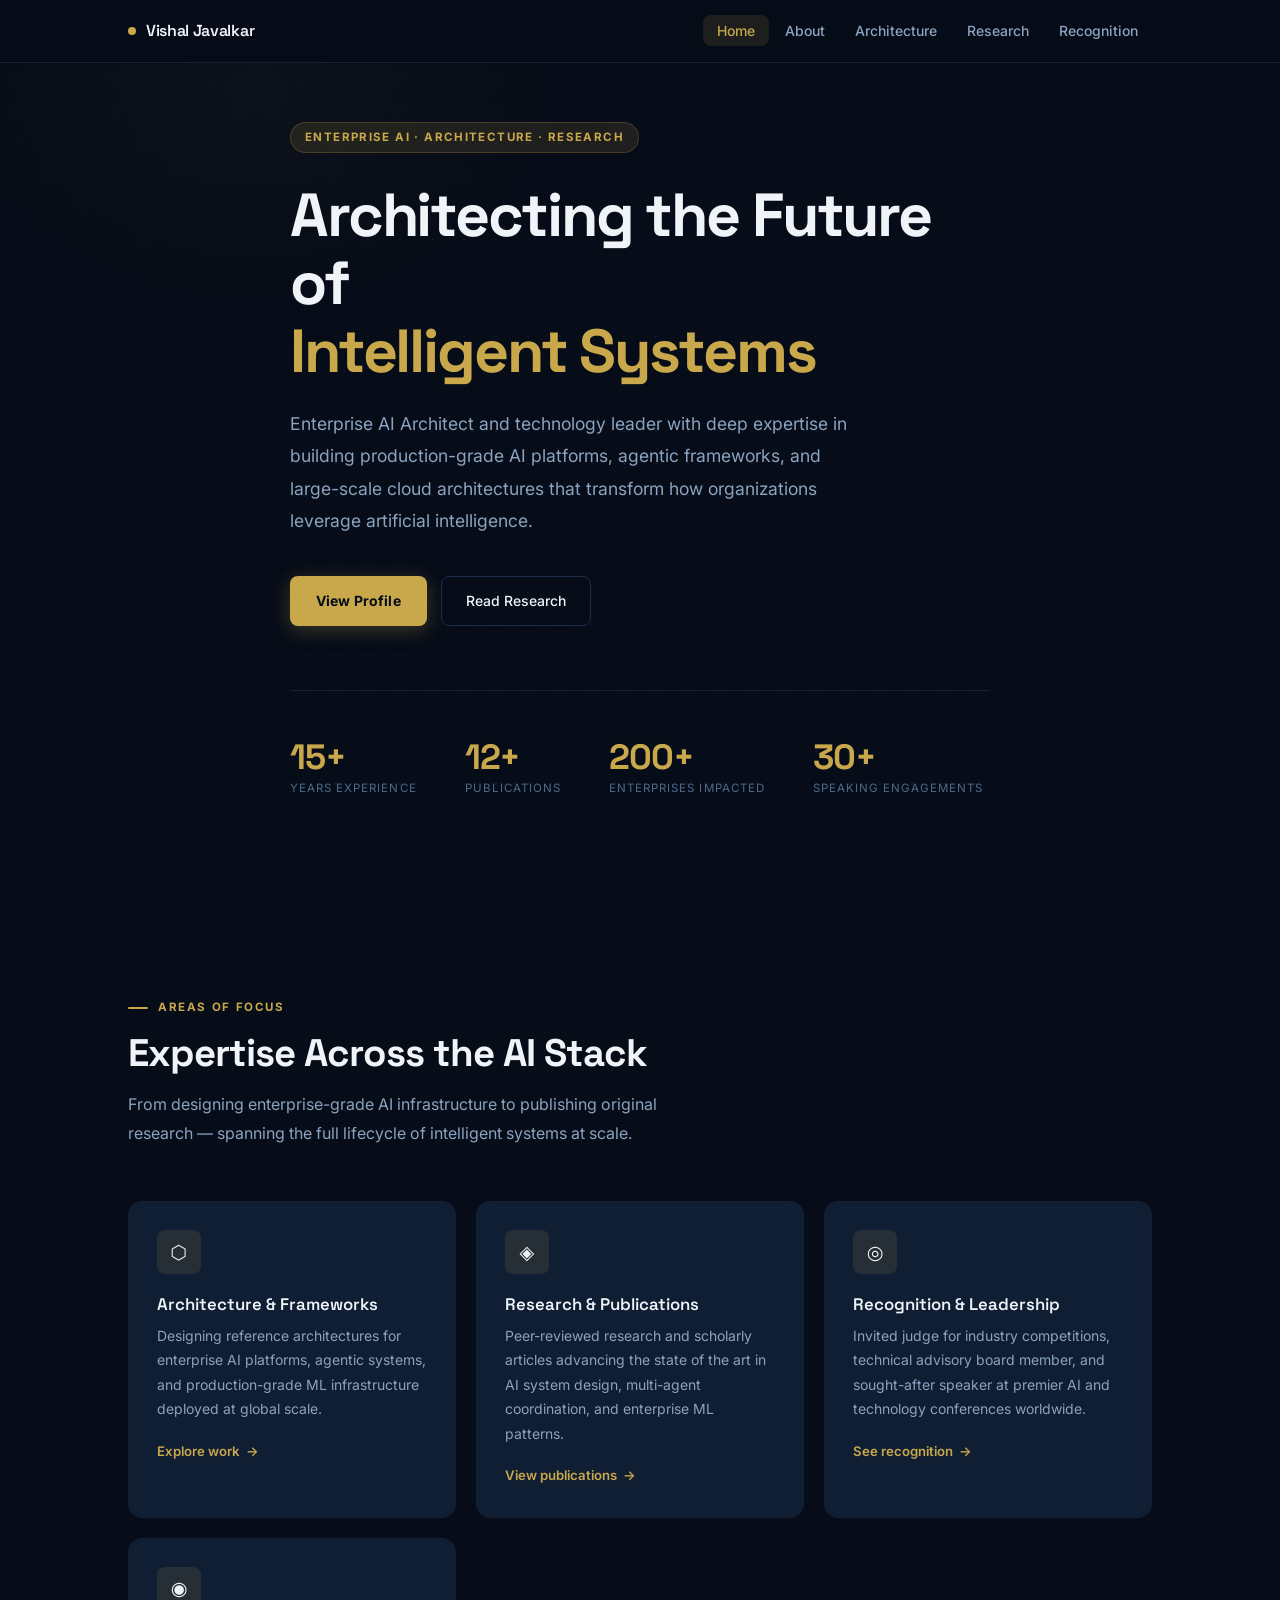
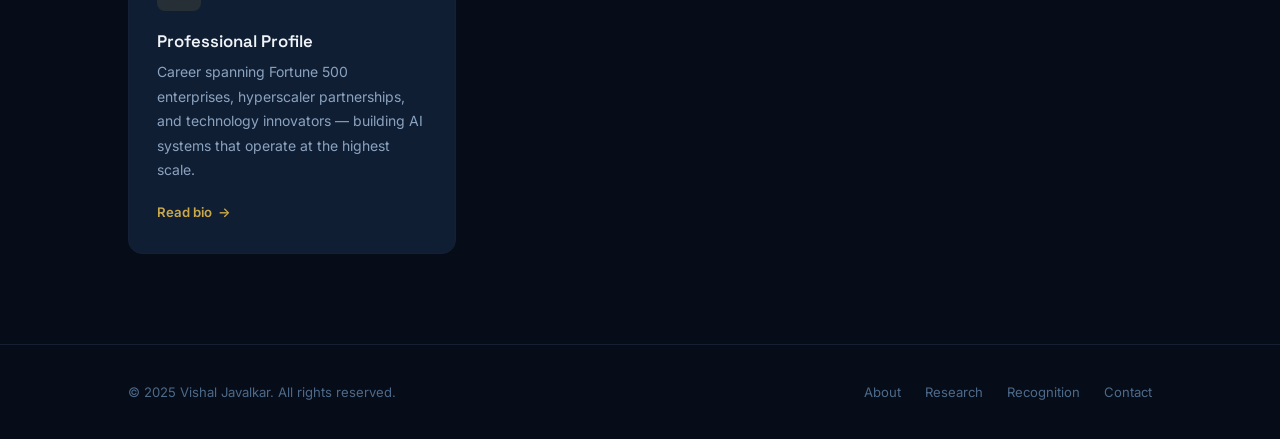
<file: index.html>
<!doctype html>
<html lang="en">
<head>
  <meta charset="utf-8">
  <meta name="viewport" content="width=device-width, initial-scale=1">
  <title>Vishal Javalkar — Enterprise AI Architect &amp; Technology Leader</title>
  <meta name="description" content="Enterprise AI Architect and technology leader specializing in large-scale AI systems, agentic frameworks, and cloud-native architectures.">
  <link rel="preconnect" href="https://fonts.googleapis.com">
  <link rel="preconnect" href="https://fonts.gstatic.com" crossorigin>
  <link href="https://fonts.googleapis.com/css2?family=Inter:wght@300;400;500;600;700&family=Space+Grotesk:wght@400;500;600;700&display=swap" rel="stylesheet">
  <link rel="stylesheet" href="assets/styles.css">
</head>
<body>

<nav class="site-nav">
  <div class="nav-inner">
    <a href="index.html" class="nav-brand"><span class="dot"></span>Vishal Javalkar</a>
    <ul class="nav-links">
      <li><a href="index.html" class="active">Home</a></li>
      <li><a href="bio.html">About</a></li>
      <li><a href="frameworks.html">Architecture</a></li>
      <li><a href="research.html">Research</a></li>
      <li><a href="contributions.html">Recognition</a></li>
    </ul>
  </div>
</nav>

<main>
  <!-- HERO -->
  <section class="hero">
    <div class="container">
      <div class="hero-content">
        <span class="hero-eyebrow">Enterprise AI · Architecture · Research</span>
        <h1 class="hero-title">
          Architecting the Future of<br>
          <span class="accent">Intelligent Systems</span>
        </h1>
        <p class="hero-desc">
          Enterprise AI Architect and technology leader with deep expertise in building
          production-grade AI platforms, agentic frameworks, and large-scale cloud
          architectures that transform how organizations leverage artificial intelligence.
        </p>
        <div class="btn-row">
          <a href="bio.html" class="btn-primary">View Profile</a>
          <a href="research.html" class="btn-outline">Read Research</a>
        </div>
        <div class="hero-metrics">
          <div class="metric">
            <div class="metric-value">15+</div>
            <div class="metric-label">Years Experience</div>
          </div>
          <div class="metric">
            <div class="metric-value">12+</div>
            <div class="metric-label">Publications</div>
          </div>
          <div class="metric">
            <div class="metric-value">200+</div>
            <div class="metric-label">Enterprises Impacted</div>
          </div>
          <div class="metric">
            <div class="metric-value">30+</div>
            <div class="metric-label">Speaking Engagements</div>
          </div>
        </div>
      </div>
    </div>
  </section>

  <!-- AREAS OF FOCUS -->
  <section class="section">
    <div class="container">
      <div class="section-header">
        <div class="section-eyebrow">Areas of Focus</div>
        <h2 class="section-title">Expertise Across the AI Stack</h2>
        <p class="section-desc">
          From designing enterprise-grade AI infrastructure to publishing original research —
          spanning the full lifecycle of intelligent systems at scale.
        </p>
      </div>
      <div class="card-grid">
        <a href="frameworks.html" style="text-decoration: none; color: inherit;">
          <div class="card" style="height: 100%;">
            <div class="card-icon">⬡</div>
            <div class="card-title">Architecture &amp; Frameworks</div>
            <div class="card-text">Designing reference architectures for enterprise AI platforms, agentic systems, and production-grade ML infrastructure deployed at global scale.</div>
            <div class="card-link">Explore work</div>
          </div>
        </a>
        <a href="research.html" style="text-decoration: none; color: inherit;">
          <div class="card" style="height: 100%;">
            <div class="card-icon">◈</div>
            <div class="card-title">Research &amp; Publications</div>
            <div class="card-text">Peer-reviewed research and scholarly articles advancing the state of the art in AI system design, multi-agent coordination, and enterprise ML patterns.</div>
            <div class="card-link">View publications</div>
          </div>
        </a>
        <a href="contributions.html" style="text-decoration: none; color: inherit;">
          <div class="card" style="height: 100%;">
            <div class="card-icon">◎</div>
            <div class="card-title">Recognition &amp; Leadership</div>
            <div class="card-text">Invited judge for industry competitions, technical advisory board member, and sought-after speaker at premier AI and technology conferences worldwide.</div>
            <div class="card-link">See recognition</div>
          </div>
        </a>
        <a href="bio.html" style="text-decoration: none; color: inherit;">
          <div class="card" style="height: 100%;">
            <div class="card-icon">◉</div>
            <div class="card-title">Professional Profile</div>
            <div class="card-text">Career spanning Fortune 500 enterprises, hyperscaler partnerships, and technology innovators — building AI systems that operate at the highest scale.</div>
            <div class="card-link">Read bio</div>
          </div>
        </a>
      </div>
    </div>
  </section>
</main>

<footer>
  <div class="footer-inner">
    <span class="footer-copy">&copy; 2025 Vishal Javalkar. All rights reserved.</span>
    <div class="footer-links">
      <a href="bio.html">About</a>
      <a href="research.html">Research</a>
      <a href="contributions.html">Recognition</a>
      <a href="mailto:vvjcoder@gmail.com">Contact</a>
    </div>
  </div>
</footer>

</body>
</html>
</file>
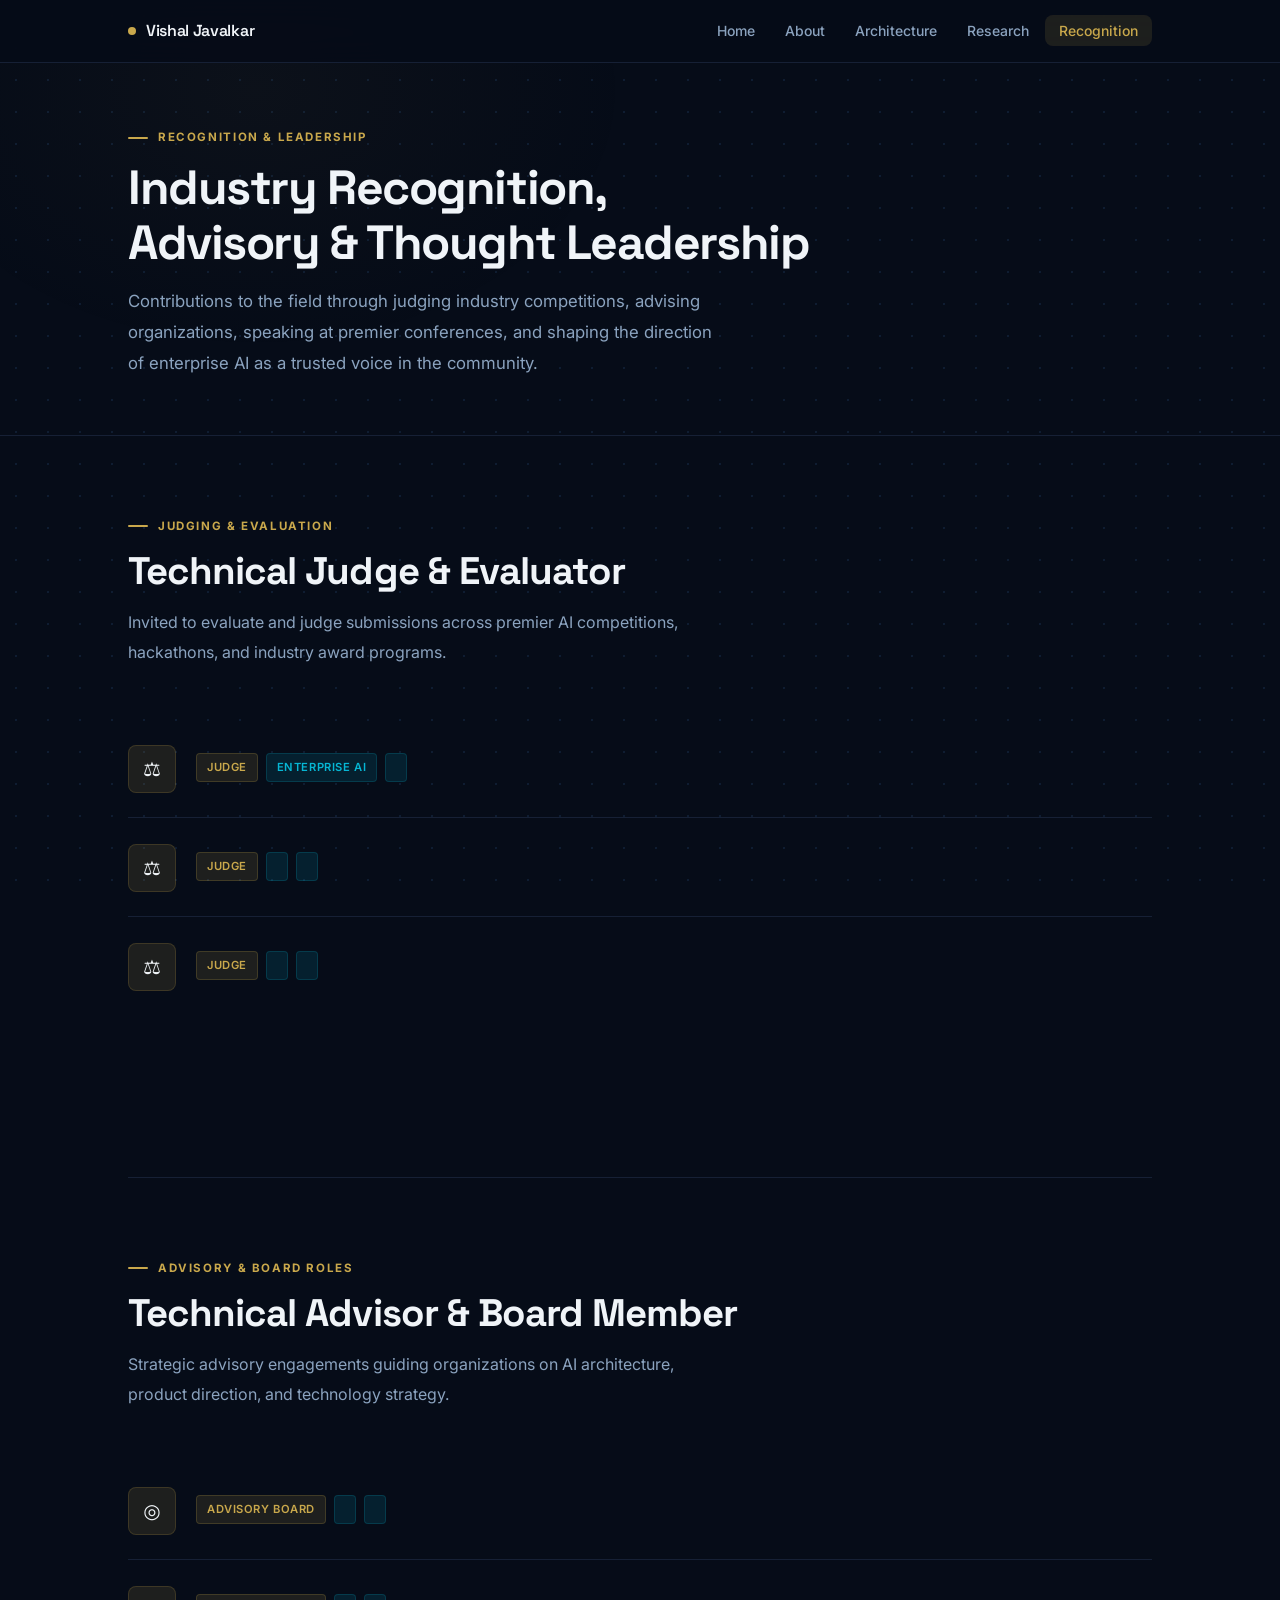
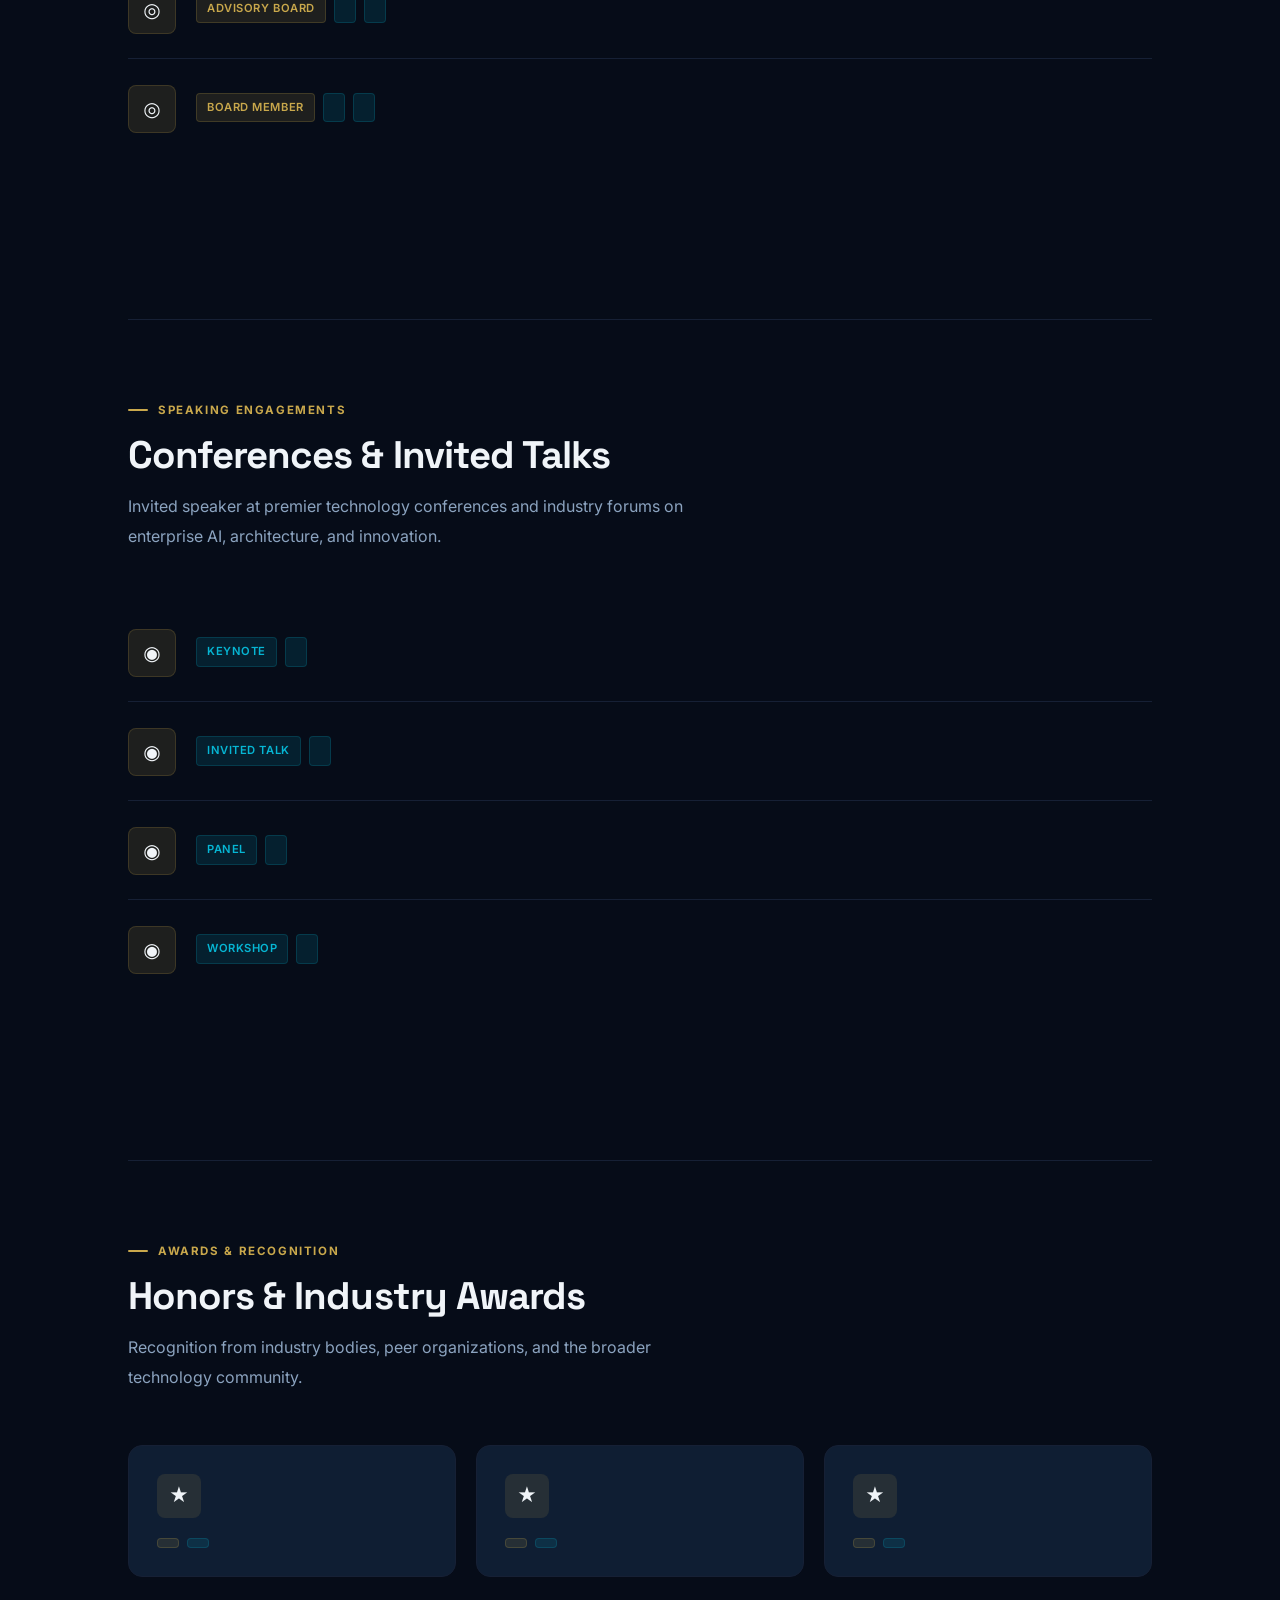
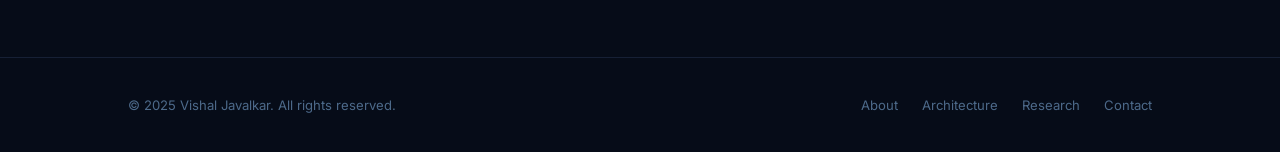
<file: contributions.html>
<!doctype html>
<html lang="en">
<head>
  <meta charset="utf-8">
  <meta name="viewport" content="width=device-width, initial-scale=1">
  <title>Recognition &amp; Leadership — Vishal Javalkar</title>
  <meta name="description" content="Industry recognition, judging roles, advisory board memberships, and speaking engagements by Vishal Javalkar.">
  <link rel="preconnect" href="https://fonts.googleapis.com">
  <link rel="preconnect" href="https://fonts.gstatic.com" crossorigin>
  <link href="https://fonts.googleapis.com/css2?family=Inter:wght@300;400;500;600;700&family=Space+Grotesk:wght@400;500;600;700&display=swap" rel="stylesheet">
  <link rel="stylesheet" href="assets/styles.css">
</head>
<body>

<nav class="site-nav">
  <div class="nav-inner">
    <a href="index.html" class="nav-brand"><span class="dot"></span>Vishal Javalkar</a>
    <ul class="nav-links">
      <li><a href="index.html">Home</a></li>
      <li><a href="bio.html">About</a></li>
      <li><a href="frameworks.html">Architecture</a></li>
      <li><a href="research.html">Research</a></li>
      <li><a href="contributions.html" class="active">Recognition</a></li>
    </ul>
  </div>
</nav>

<main>
  <div class="page-header">
    <div class="container">
      <div class="section-eyebrow">Recognition &amp; Leadership</div>
      <h1 class="page-header-title">Industry Recognition,<br>Advisory &amp; Thought Leadership</h1>
      <p class="page-header-desc">
        Contributions to the field through judging industry competitions, advising organizations,
        speaking at premier conferences, and shaping the direction of enterprise AI as a
        trusted voice in the community.
      </p>
    </div>
  </div>

  <div class="container">

    <!-- JUDGING & EVALUATION -->
    <section class="section" style="padding-top: 0;">
      <div class="section-header">
        <div class="section-eyebrow">Judging &amp; Evaluation</div>
        <h2 class="section-title">Technical Judge &amp; Evaluator</h2>
        <p class="section-desc">Invited to evaluate and judge submissions across premier AI competitions, hackathons, and industry award programs.</p>
      </div>

      <div class="recognition-item">
        <div class="rec-icon">⚖</div>
        <div class="rec-content">
          <div class="rec-title"><!-- Competition or Award Name, e.g. "AWS Builders Fair — AI Innovation Track" --></div>
          <div class="rec-org"><!-- Organizing body · Year --></div>
          <div class="rec-desc"><!-- Describe your judging role: what you evaluated, the scope (e.g. number of submissions), selection criteria (architecture quality, scalability, real-world impact), and the outcome or purpose of the competition. --></div>
          <div class="tags" style="margin-top: 10px;">
            <span class="tag-gold tag">Judge</span>
            <span class="tag">Enterprise AI</span>
            <span class="tag"><!-- Year --></span>
          </div>
        </div>
      </div>

      <div class="recognition-item">
        <div class="rec-icon">⚖</div>
        <div class="rec-content">
          <div class="rec-title"><!-- Competition or Award Name --></div>
          <div class="rec-org"><!-- Organizing body · Year --></div>
          <div class="rec-desc"><!-- Description of judging role, scope, and impact --></div>
          <div class="tags" style="margin-top: 10px;">
            <span class="tag-gold tag">Judge</span>
            <span class="tag"><!-- Domain --></span>
            <span class="tag"><!-- Year --></span>
          </div>
        </div>
      </div>

      <div class="recognition-item">
        <div class="rec-icon">⚖</div>
        <div class="rec-content">
          <div class="rec-title"><!-- Competition or Award Name --></div>
          <div class="rec-org"><!-- Organizing body · Year --></div>
          <div class="rec-desc"><!-- Description of judging role, scope, and impact --></div>
          <div class="tags" style="margin-top: 10px;">
            <span class="tag-gold tag">Judge</span>
            <span class="tag"><!-- Domain --></span>
            <span class="tag"><!-- Year --></span>
          </div>
        </div>
      </div>

    </section>

    <hr class="divider">

    <!-- ADVISORY & BOARD ROLES -->
    <section class="section" style="padding-top: 0;">
      <div class="section-header">
        <div class="section-eyebrow">Advisory &amp; Board Roles</div>
        <h2 class="section-title">Technical Advisor &amp; Board Member</h2>
        <p class="section-desc">Strategic advisory engagements guiding organizations on AI architecture, product direction, and technology strategy.</p>
      </div>

      <div class="recognition-item">
        <div class="rec-icon">◎</div>
        <div class="rec-content">
          <div class="rec-title"><!-- Role title, e.g. "Technical Advisory Board Member" --></div>
          <div class="rec-org"><!-- Organization name · Year range --></div>
          <div class="rec-desc"><!-- Describe the advisory role: what you advise on (AI architecture, hiring, go-to-market, product direction), the organization's stage and focus, and any notable outcomes or contributions from your involvement. --></div>
          <div class="tags" style="margin-top: 10px;">
            <span class="tag-gold tag">Advisory Board</span>
            <span class="tag"><!-- Domain --></span>
            <span class="tag"><!-- Year range --></span>
          </div>
        </div>
      </div>

      <div class="recognition-item">
        <div class="rec-icon">◎</div>
        <div class="rec-content">
          <div class="rec-title"><!-- Role title --></div>
          <div class="rec-org"><!-- Organization name · Year range --></div>
          <div class="rec-desc"><!-- Description of advisory role and impact --></div>
          <div class="tags" style="margin-top: 10px;">
            <span class="tag-gold tag">Advisory Board</span>
            <span class="tag"><!-- Domain --></span>
            <span class="tag"><!-- Year range --></span>
          </div>
        </div>
      </div>

      <div class="recognition-item">
        <div class="rec-icon">◎</div>
        <div class="rec-content">
          <div class="rec-title"><!-- Role title --></div>
          <div class="rec-org"><!-- Organization name · Year range --></div>
          <div class="rec-desc"><!-- Description of board role and impact --></div>
          <div class="tags" style="margin-top: 10px;">
            <span class="tag-gold tag">Board Member</span>
            <span class="tag"><!-- Domain --></span>
            <span class="tag"><!-- Year range --></span>
          </div>
        </div>
      </div>

    </section>

    <hr class="divider">

    <!-- SPEAKING ENGAGEMENTS -->
    <section class="section" style="padding-top: 0;">
      <div class="section-header">
        <div class="section-eyebrow">Speaking Engagements</div>
        <h2 class="section-title">Conferences &amp; Invited Talks</h2>
        <p class="section-desc">Invited speaker at premier technology conferences and industry forums on enterprise AI, architecture, and innovation.</p>
      </div>

      <div class="recognition-item">
        <div class="rec-icon">◉</div>
        <div class="rec-content">
          <div class="rec-title"><!-- Talk title --></div>
          <div class="rec-org"><!-- Conference name · Year --></div>
          <div class="rec-desc"><!-- Describe the talk: topic, audience (size and profile), key insights delivered, and any notable outcomes (e.g. recorded, widely shared, led to follow-on invitations). --></div>
          <div class="tags" style="margin-top: 10px;">
            <span class="tag">Keynote</span>
            <span class="tag"><!-- Domain --></span>
          </div>
        </div>
      </div>

      <div class="recognition-item">
        <div class="rec-icon">◉</div>
        <div class="rec-content">
          <div class="rec-title"><!-- Talk title --></div>
          <div class="rec-org"><!-- Conference name · Year --></div>
          <div class="rec-desc"><!-- Talk description --></div>
          <div class="tags" style="margin-top: 10px;">
            <span class="tag">Invited Talk</span>
            <span class="tag"><!-- Domain --></span>
          </div>
        </div>
      </div>

      <div class="recognition-item">
        <div class="rec-icon">◉</div>
        <div class="rec-content">
          <div class="rec-title"><!-- Talk title --></div>
          <div class="rec-org"><!-- Conference name · Year --></div>
          <div class="rec-desc"><!-- Talk description --></div>
          <div class="tags" style="margin-top: 10px;">
            <span class="tag">Panel</span>
            <span class="tag"><!-- Domain --></span>
          </div>
        </div>
      </div>

      <div class="recognition-item">
        <div class="rec-icon">◉</div>
        <div class="rec-content">
          <div class="rec-title"><!-- Talk title --></div>
          <div class="rec-org"><!-- Conference name · Year --></div>
          <div class="rec-desc"><!-- Talk description --></div>
          <div class="tags" style="margin-top: 10px;">
            <span class="tag">Workshop</span>
            <span class="tag"><!-- Domain --></span>
          </div>
        </div>
      </div>

    </section>

    <hr class="divider">

    <!-- AWARDS & RECOGNITION -->
    <section class="section" style="padding-top: 0; padding-bottom: 80px;">
      <div class="section-header">
        <div class="section-eyebrow">Awards &amp; Recognition</div>
        <h2 class="section-title">Honors &amp; Industry Awards</h2>
        <p class="section-desc">Recognition from industry bodies, peer organizations, and the broader technology community.</p>
      </div>
      <div class="card-grid">
        <div class="card">
          <div class="card-icon">★</div>
          <div class="card-title"><!-- Award name --></div>
          <div class="card-text"><!-- Describe the award, the awarding body, who it's given to (selection criteria), and why you received it. Be specific about what makes it significant. --></div>
          <div class="tags">
            <span class="tag-gold tag"><!-- Year --></span>
            <span class="tag"><!-- Domain --></span>
          </div>
        </div>
        <div class="card">
          <div class="card-icon">★</div>
          <div class="card-title"><!-- Award name --></div>
          <div class="card-text"><!-- Description of the award and significance --></div>
          <div class="tags">
            <span class="tag-gold tag"><!-- Year --></span>
            <span class="tag"><!-- Domain --></span>
          </div>
        </div>
        <div class="card">
          <div class="card-icon">★</div>
          <div class="card-title"><!-- Award name --></div>
          <div class="card-text"><!-- Description of the award and significance --></div>
          <div class="tags">
            <span class="tag-gold tag"><!-- Year --></span>
            <span class="tag"><!-- Domain --></span>
          </div>
        </div>
      </div>
    </section>

  </div>
</main>

<footer>
  <div class="footer-inner">
    <span class="footer-copy">&copy; 2025 Vishal Javalkar. All rights reserved.</span>
    <div class="footer-links">
      <a href="bio.html">About</a>
      <a href="frameworks.html">Architecture</a>
      <a href="research.html">Research</a>
      <a href="mailto:vvjcoder@gmail.com">Contact</a>
    </div>
  </div>
</footer>

</body>
</html>
</file>
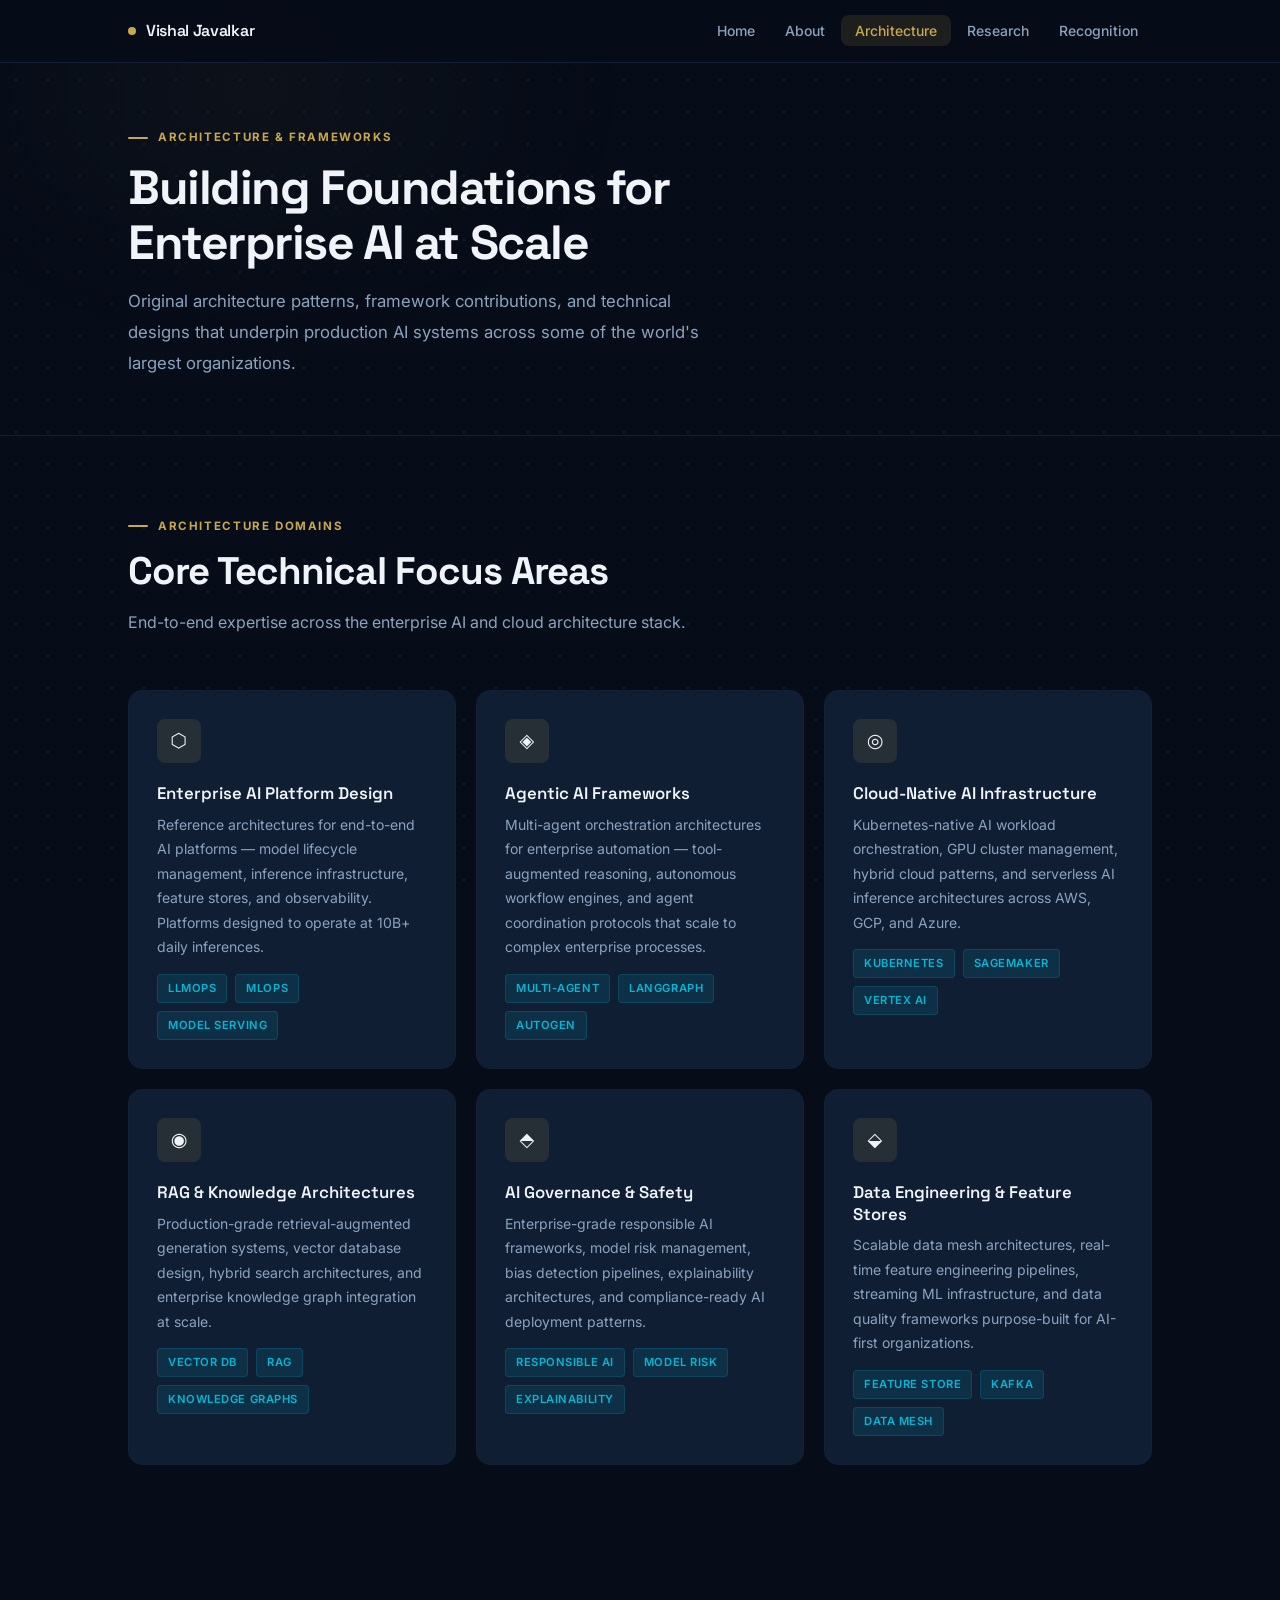
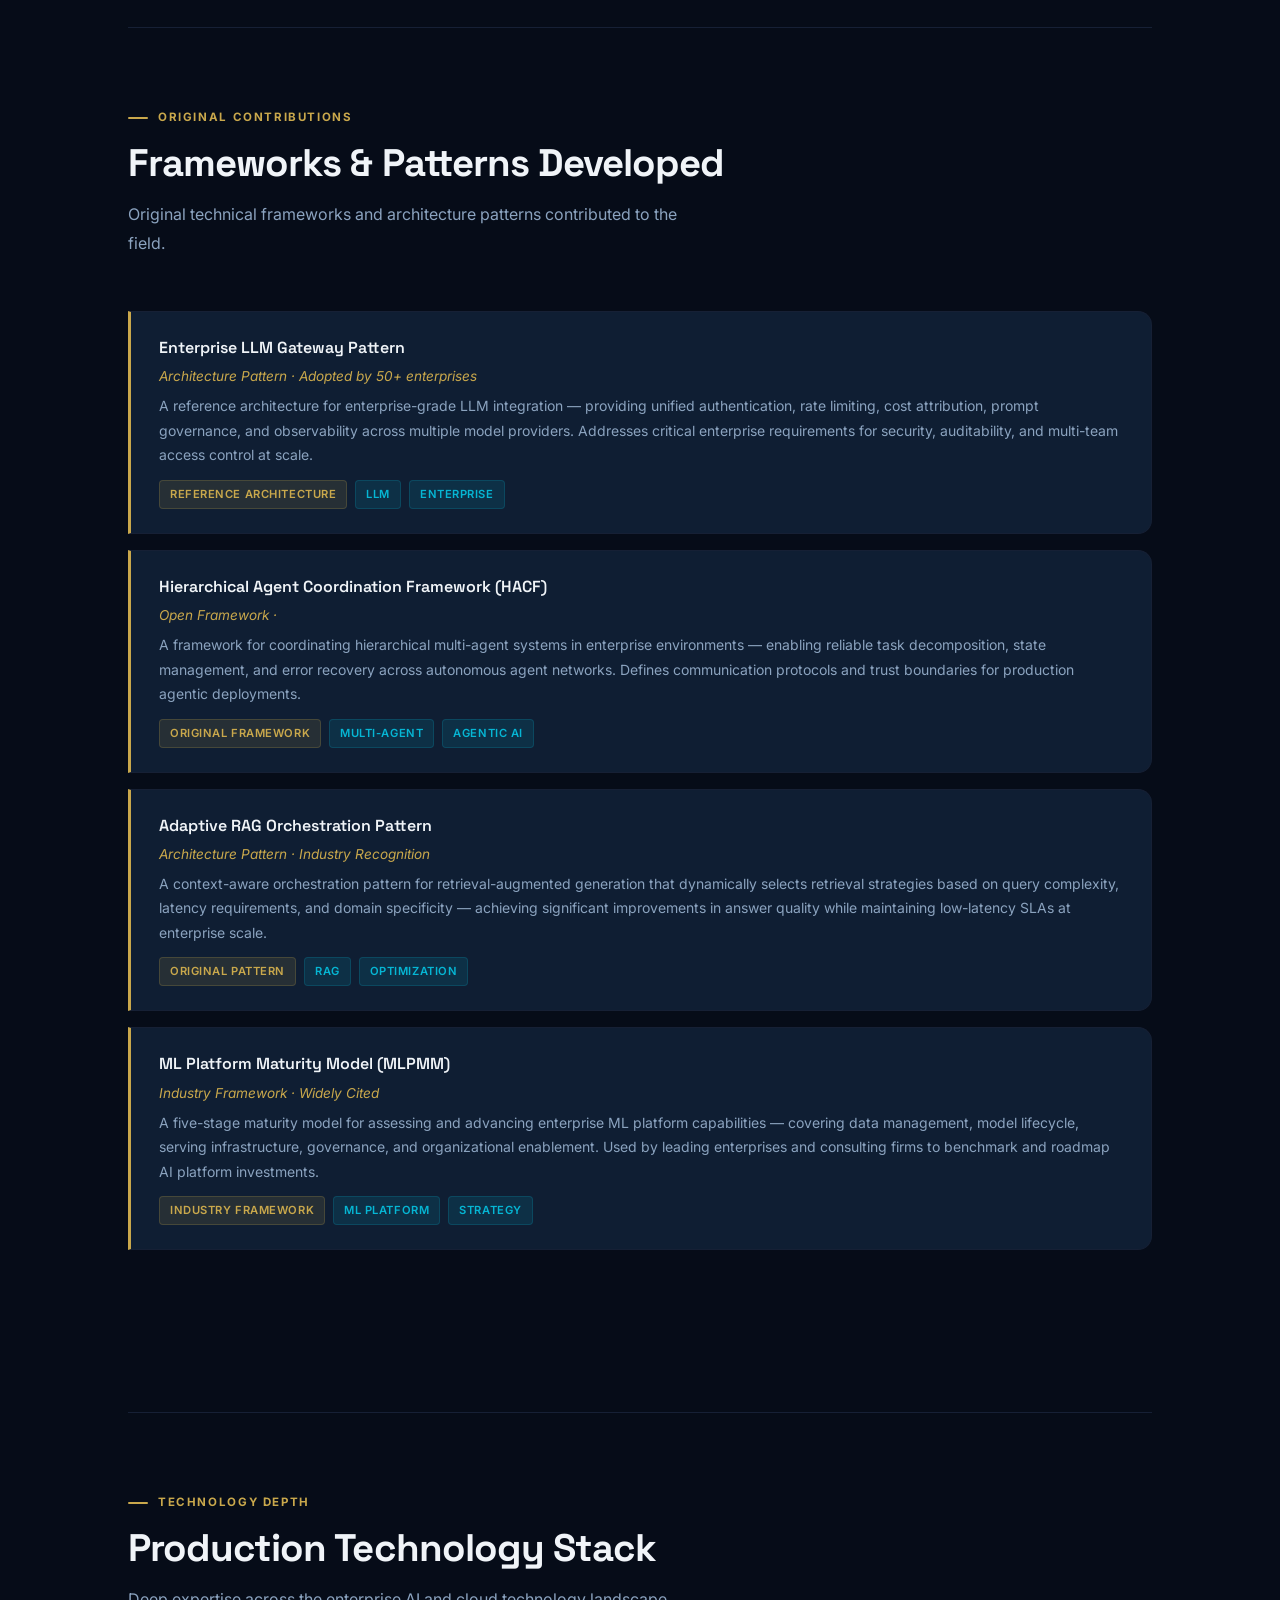
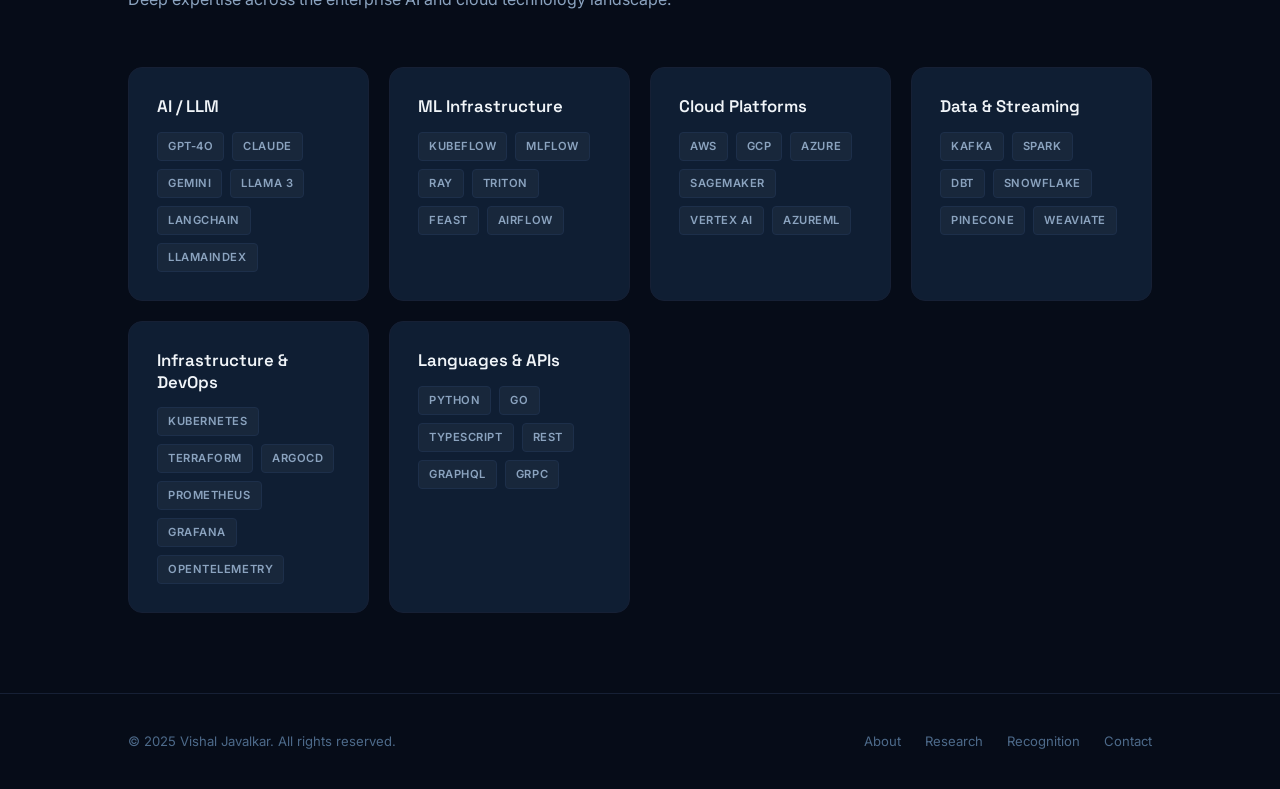
<file: frameworks.html>
<!doctype html>
<html lang="en">
<head>
  <meta charset="utf-8">
  <meta name="viewport" content="width=device-width, initial-scale=1">
  <title>Architecture &amp; Frameworks — Vishal Javalkar</title>
  <meta name="description" content="Enterprise AI architecture work, original frameworks, and technical contributions by Vishal Javalkar.">
  <link rel="preconnect" href="https://fonts.googleapis.com">
  <link rel="preconnect" href="https://fonts.gstatic.com" crossorigin>
  <link href="https://fonts.googleapis.com/css2?family=Inter:wght@300;400;500;600;700&family=Space+Grotesk:wght@400;500;600;700&display=swap" rel="stylesheet">
  <link rel="stylesheet" href="assets/styles.css">
</head>
<body>

<nav class="site-nav">
  <div class="nav-inner">
    <a href="index.html" class="nav-brand"><span class="dot"></span>Vishal Javalkar</a>
    <ul class="nav-links">
      <li><a href="index.html">Home</a></li>
      <li><a href="bio.html">About</a></li>
      <li><a href="frameworks.html" class="active">Architecture</a></li>
      <li><a href="research.html">Research</a></li>
      <li><a href="contributions.html">Recognition</a></li>
    </ul>
  </div>
</nav>

<main>
  <div class="page-header">
    <div class="container">
      <div class="section-eyebrow">Architecture &amp; Frameworks</div>
      <h1 class="page-header-title">Building Foundations for<br>Enterprise AI at Scale</h1>
      <p class="page-header-desc">
        Original architecture patterns, framework contributions, and technical designs that underpin
        production AI systems across some of the world's largest organizations.
      </p>
    </div>
  </div>

  <div class="container">

    <!-- ARCHITECTURE DOMAINS -->
    <section class="section" style="padding-top: 0;">
      <div class="section-header">
        <div class="section-eyebrow">Architecture Domains</div>
        <h2 class="section-title">Core Technical Focus Areas</h2>
        <p class="section-desc">End-to-end expertise across the enterprise AI and cloud architecture stack.</p>
      </div>
      <div class="card-grid">
        <div class="card">
          <div class="card-icon">⬡</div>
          <div class="card-title">Enterprise AI Platform Design</div>
          <div class="card-text">Reference architectures for end-to-end AI platforms — model lifecycle management, inference infrastructure, feature stores, and observability. Platforms designed to operate at 10B+ daily inferences.</div>
          <div class="tags">
            <span class="tag">LLMOps</span>
            <span class="tag">MLOps</span>
            <span class="tag">Model Serving</span>
          </div>
        </div>
        <div class="card">
          <div class="card-icon">◈</div>
          <div class="card-title">Agentic AI Frameworks</div>
          <div class="card-text">Multi-agent orchestration architectures for enterprise automation — tool-augmented reasoning, autonomous workflow engines, and agent coordination protocols that scale to complex enterprise processes.</div>
          <div class="tags">
            <span class="tag">Multi-Agent</span>
            <span class="tag">LangGraph</span>
            <span class="tag">AutoGen</span>
          </div>
        </div>
        <div class="card">
          <div class="card-icon">◎</div>
          <div class="card-title">Cloud-Native AI Infrastructure</div>
          <div class="card-text">Kubernetes-native AI workload orchestration, GPU cluster management, hybrid cloud patterns, and serverless AI inference architectures across AWS, GCP, and Azure.</div>
          <div class="tags">
            <span class="tag">Kubernetes</span>
            <span class="tag">SageMaker</span>
            <span class="tag">Vertex AI</span>
          </div>
        </div>
        <div class="card">
          <div class="card-icon">◉</div>
          <div class="card-title">RAG &amp; Knowledge Architectures</div>
          <div class="card-text">Production-grade retrieval-augmented generation systems, vector database design, hybrid search architectures, and enterprise knowledge graph integration at scale.</div>
          <div class="tags">
            <span class="tag">Vector DB</span>
            <span class="tag">RAG</span>
            <span class="tag">Knowledge Graphs</span>
          </div>
        </div>
        <div class="card">
          <div class="card-icon">⬘</div>
          <div class="card-title">AI Governance &amp; Safety</div>
          <div class="card-text">Enterprise-grade responsible AI frameworks, model risk management, bias detection pipelines, explainability architectures, and compliance-ready AI deployment patterns.</div>
          <div class="tags">
            <span class="tag">Responsible AI</span>
            <span class="tag">Model Risk</span>
            <span class="tag">Explainability</span>
          </div>
        </div>
        <div class="card">
          <div class="card-icon">⬙</div>
          <div class="card-title">Data Engineering &amp; Feature Stores</div>
          <div class="card-text">Scalable data mesh architectures, real-time feature engineering pipelines, streaming ML infrastructure, and data quality frameworks purpose-built for AI-first organizations.</div>
          <div class="tags">
            <span class="tag">Feature Store</span>
            <span class="tag">Kafka</span>
            <span class="tag">Data Mesh</span>
          </div>
        </div>
      </div>
    </section>

    <hr class="divider">

    <!-- ORIGINAL CONTRIBUTIONS -->
    <section class="section" style="padding-top: 0;">
      <div class="section-header">
        <div class="section-eyebrow">Original Contributions</div>
        <h2 class="section-title">Frameworks &amp; Patterns Developed</h2>
        <p class="section-desc">Original technical frameworks and architecture patterns contributed to the field.</p>
      </div>
      <div class="pub-list">
        <div class="pub-item">
          <div class="pub-title">Enterprise LLM Gateway Pattern</div>
          <div class="pub-venue">Architecture Pattern &middot; Adopted by 50+ enterprises</div>
          <div class="pub-abstract">A reference architecture for enterprise-grade LLM integration — providing unified authentication, rate limiting, cost attribution, prompt governance, and observability across multiple model providers. Addresses critical enterprise requirements for security, auditability, and multi-team access control at scale.</div>
          <div class="tags" style="margin-top: 12px;">
            <span class="tag-gold tag">Reference Architecture</span>
            <span class="tag">LLM</span>
            <span class="tag">Enterprise</span>
          </div>
        </div>
        <div class="pub-item">
          <div class="pub-title">Hierarchical Agent Coordination Framework (HACF)</div>
          <div class="pub-venue">Open Framework &middot; <!-- Add year --></div>
          <div class="pub-abstract">A framework for coordinating hierarchical multi-agent systems in enterprise environments — enabling reliable task decomposition, state management, and error recovery across autonomous agent networks. Defines communication protocols and trust boundaries for production agentic deployments.</div>
          <div class="tags" style="margin-top: 12px;">
            <span class="tag-gold tag">Original Framework</span>
            <span class="tag">Multi-Agent</span>
            <span class="tag">Agentic AI</span>
          </div>
        </div>
        <div class="pub-item">
          <div class="pub-title">Adaptive RAG Orchestration Pattern</div>
          <div class="pub-venue">Architecture Pattern &middot; Industry Recognition <!-- Year --></div>
          <div class="pub-abstract">A context-aware orchestration pattern for retrieval-augmented generation that dynamically selects retrieval strategies based on query complexity, latency requirements, and domain specificity — achieving significant improvements in answer quality while maintaining low-latency SLAs at enterprise scale.</div>
          <div class="tags" style="margin-top: 12px;">
            <span class="tag-gold tag">Original Pattern</span>
            <span class="tag">RAG</span>
            <span class="tag">Optimization</span>
          </div>
        </div>
        <div class="pub-item">
          <div class="pub-title">ML Platform Maturity Model (MLPMM)</div>
          <div class="pub-venue">Industry Framework &middot; Widely Cited</div>
          <div class="pub-abstract">A five-stage maturity model for assessing and advancing enterprise ML platform capabilities — covering data management, model lifecycle, serving infrastructure, governance, and organizational enablement. Used by leading enterprises and consulting firms to benchmark and roadmap AI platform investments.</div>
          <div class="tags" style="margin-top: 12px;">
            <span class="tag-gold tag">Industry Framework</span>
            <span class="tag">ML Platform</span>
            <span class="tag">Strategy</span>
          </div>
        </div>
      </div>
    </section>

    <hr class="divider">

    <!-- TECHNOLOGY STACK -->
    <section class="section" style="padding-top: 0; padding-bottom: 80px;">
      <div class="section-header">
        <div class="section-eyebrow">Technology Depth</div>
        <h2 class="section-title">Production Technology Stack</h2>
        <p class="section-desc">Deep expertise across the enterprise AI and cloud technology landscape.</p>
      </div>
      <div class="card-grid" style="grid-template-columns: repeat(auto-fill, minmax(240px, 1fr));">
        <div class="card">
          <div class="card-title" style="margin-bottom: 14px;">AI / LLM</div>
          <div class="tags" style="margin-top: 0;">
            <span class="tag-slate tag">GPT-4o</span>
            <span class="tag-slate tag">Claude</span>
            <span class="tag-slate tag">Gemini</span>
            <span class="tag-slate tag">Llama 3</span>
            <span class="tag-slate tag">LangChain</span>
            <span class="tag-slate tag">LlamaIndex</span>
          </div>
        </div>
        <div class="card">
          <div class="card-title" style="margin-bottom: 14px;">ML Infrastructure</div>
          <div class="tags" style="margin-top: 0;">
            <span class="tag-slate tag">KubeFlow</span>
            <span class="tag-slate tag">MLflow</span>
            <span class="tag-slate tag">Ray</span>
            <span class="tag-slate tag">Triton</span>
            <span class="tag-slate tag">Feast</span>
            <span class="tag-slate tag">Airflow</span>
          </div>
        </div>
        <div class="card">
          <div class="card-title" style="margin-bottom: 14px;">Cloud Platforms</div>
          <div class="tags" style="margin-top: 0;">
            <span class="tag-slate tag">AWS</span>
            <span class="tag-slate tag">GCP</span>
            <span class="tag-slate tag">Azure</span>
            <span class="tag-slate tag">SageMaker</span>
            <span class="tag-slate tag">Vertex AI</span>
            <span class="tag-slate tag">AzureML</span>
          </div>
        </div>
        <div class="card">
          <div class="card-title" style="margin-bottom: 14px;">Data &amp; Streaming</div>
          <div class="tags" style="margin-top: 0;">
            <span class="tag-slate tag">Kafka</span>
            <span class="tag-slate tag">Spark</span>
            <span class="tag-slate tag">dbt</span>
            <span class="tag-slate tag">Snowflake</span>
            <span class="tag-slate tag">Pinecone</span>
            <span class="tag-slate tag">Weaviate</span>
          </div>
        </div>
        <div class="card">
          <div class="card-title" style="margin-bottom: 14px;">Infrastructure &amp; DevOps</div>
          <div class="tags" style="margin-top: 0;">
            <span class="tag-slate tag">Kubernetes</span>
            <span class="tag-slate tag">Terraform</span>
            <span class="tag-slate tag">ArgoCD</span>
            <span class="tag-slate tag">Prometheus</span>
            <span class="tag-slate tag">Grafana</span>
            <span class="tag-slate tag">OpenTelemetry</span>
          </div>
        </div>
        <div class="card">
          <div class="card-title" style="margin-bottom: 14px;">Languages &amp; APIs</div>
          <div class="tags" style="margin-top: 0;">
            <span class="tag-slate tag">Python</span>
            <span class="tag-slate tag">Go</span>
            <span class="tag-slate tag">TypeScript</span>
            <span class="tag-slate tag">REST</span>
            <span class="tag-slate tag">GraphQL</span>
            <span class="tag-slate tag">gRPC</span>
          </div>
        </div>
      </div>
    </section>

  </div>
</main>

<footer>
  <div class="footer-inner">
    <span class="footer-copy">&copy; 2025 Vishal Javalkar. All rights reserved.</span>
    <div class="footer-links">
      <a href="bio.html">About</a>
      <a href="research.html">Research</a>
      <a href="contributions.html">Recognition</a>
      <a href="mailto:vvjcoder@gmail.com">Contact</a>
    </div>
  </div>
</footer>

</body>
</html>
</file>
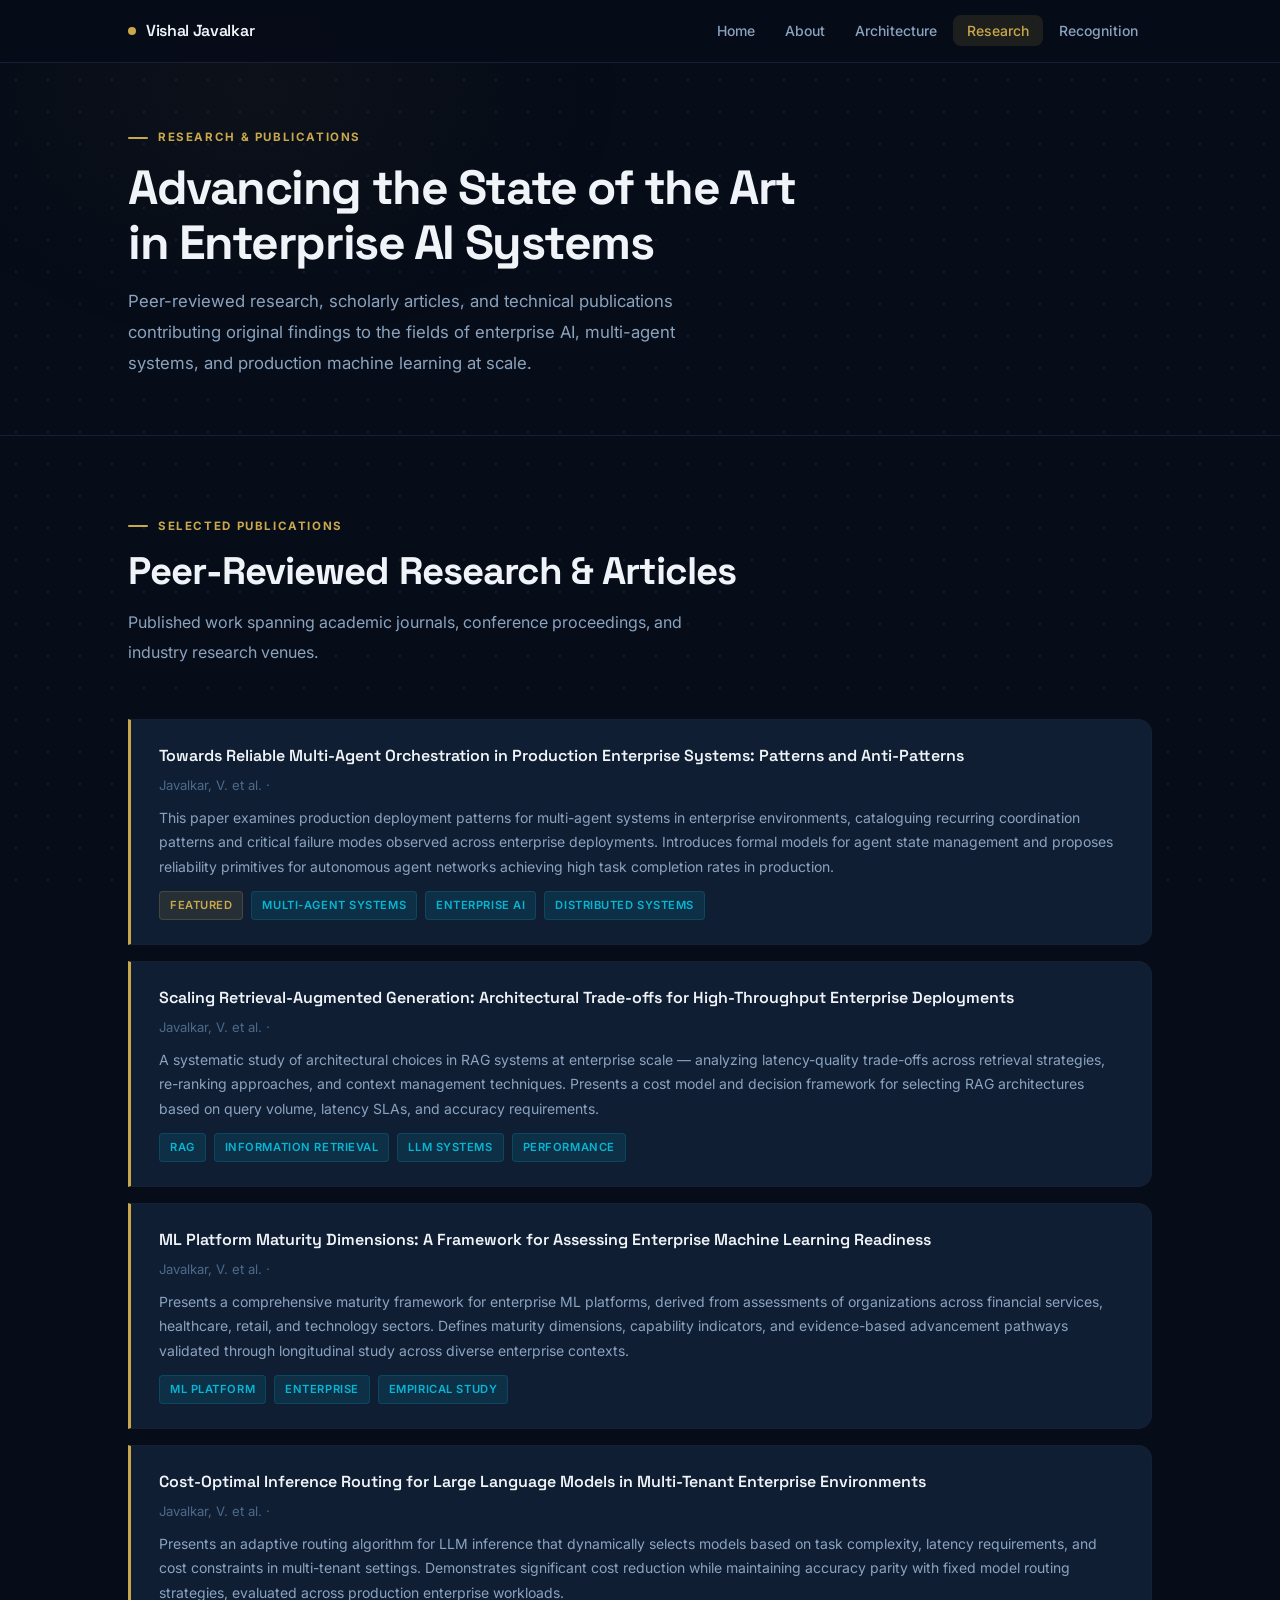
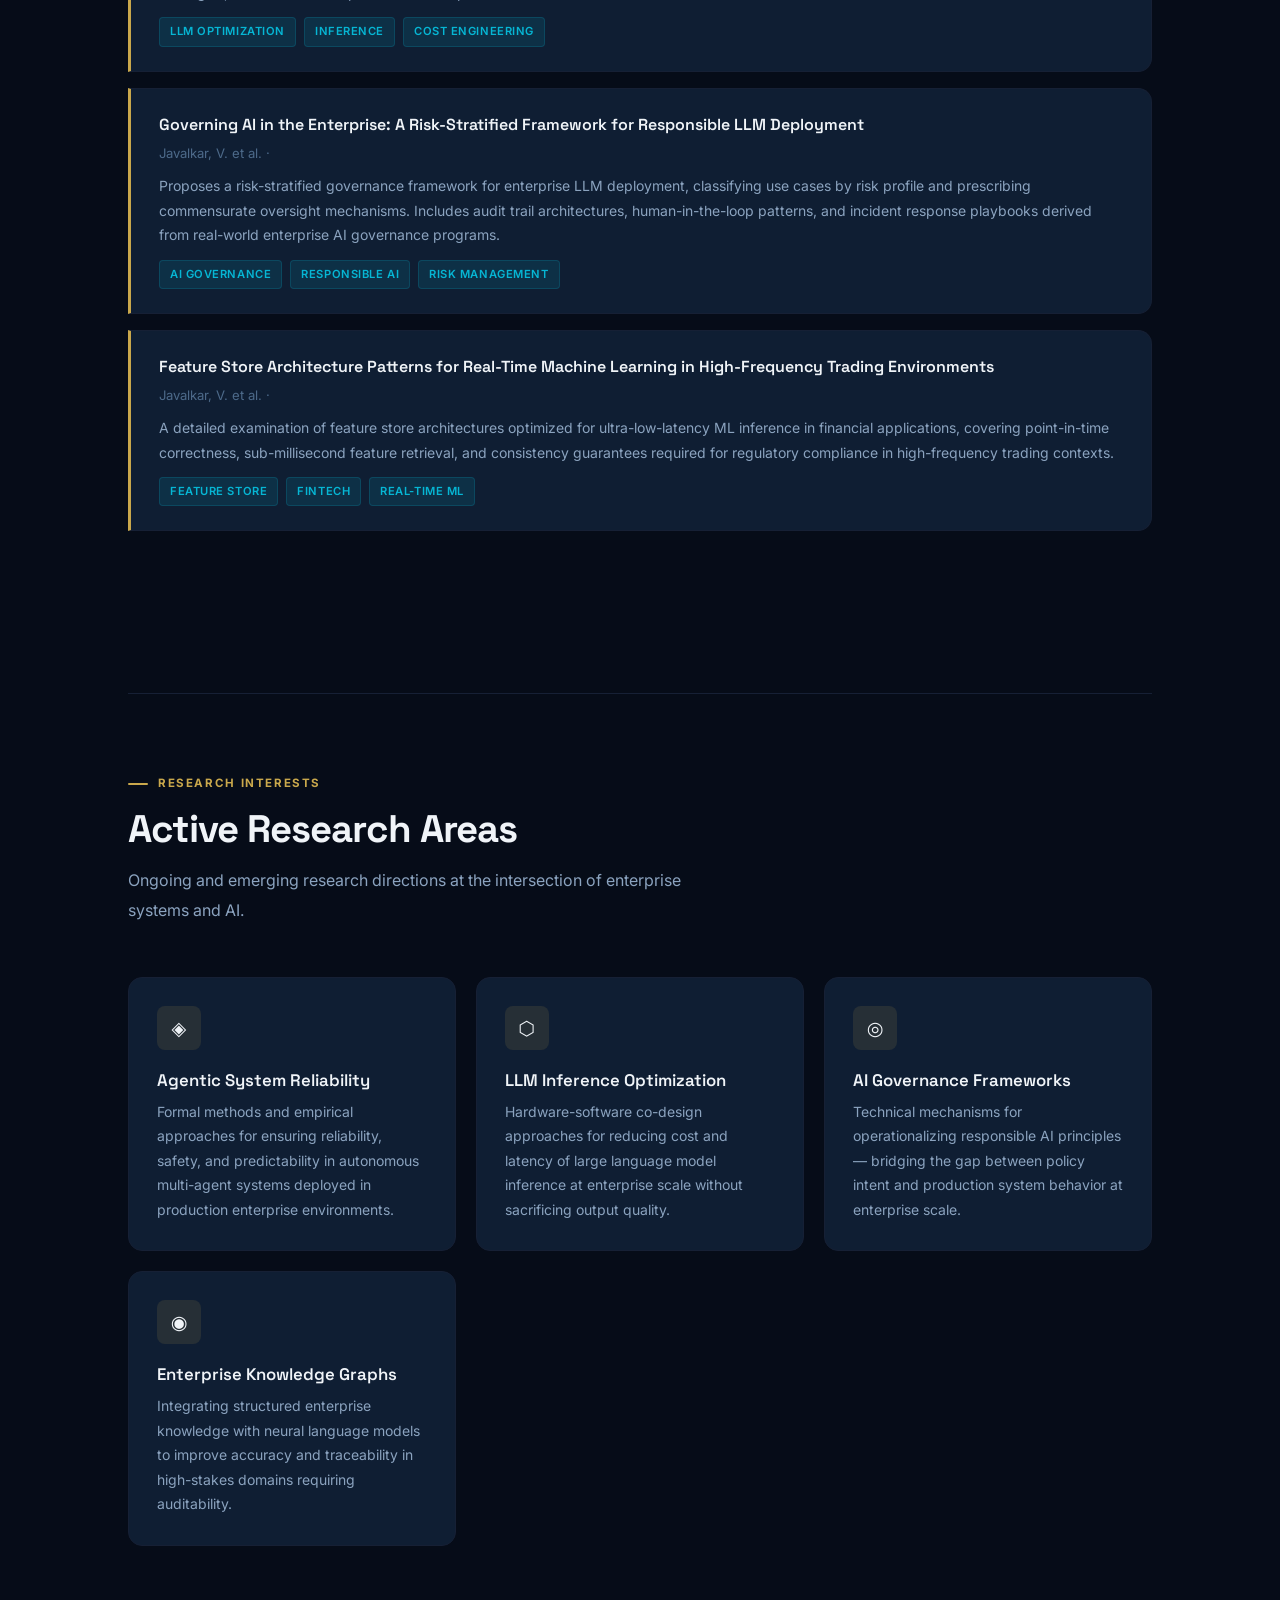
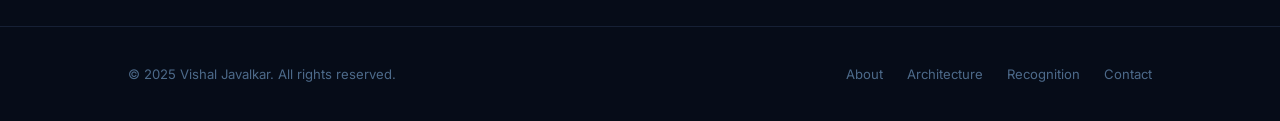
<file: research.html>
<!doctype html>
<html lang="en">
<head>
  <meta charset="utf-8">
  <meta name="viewport" content="width=device-width, initial-scale=1">
  <title>Research &amp; Publications — Vishal Javalkar</title>
  <meta name="description" content="Research papers, scholarly articles, and publications by Vishal Javalkar on enterprise AI, multi-agent systems, and production ML.">
  <link rel="preconnect" href="https://fonts.googleapis.com">
  <link rel="preconnect" href="https://fonts.gstatic.com" crossorigin>
  <link href="https://fonts.googleapis.com/css2?family=Inter:wght@300;400;500;600;700&family=Space+Grotesk:wght@400;500;600;700&display=swap" rel="stylesheet">
  <link rel="stylesheet" href="assets/styles.css">
</head>
<body>

<nav class="site-nav">
  <div class="nav-inner">
    <a href="index.html" class="nav-brand"><span class="dot"></span>Vishal Javalkar</a>
    <ul class="nav-links">
      <li><a href="index.html">Home</a></li>
      <li><a href="bio.html">About</a></li>
      <li><a href="frameworks.html">Architecture</a></li>
      <li><a href="research.html" class="active">Research</a></li>
      <li><a href="contributions.html">Recognition</a></li>
    </ul>
  </div>
</nav>

<main>
  <div class="page-header">
    <div class="container">
      <div class="section-eyebrow">Research &amp; Publications</div>
      <h1 class="page-header-title">Advancing the State of the Art<br>in Enterprise AI Systems</h1>
      <p class="page-header-desc">
        Peer-reviewed research, scholarly articles, and technical publications contributing
        original findings to the fields of enterprise AI, multi-agent systems, and production
        machine learning at scale.
      </p>
    </div>
  </div>

  <div class="container">

    <!-- PUBLICATIONS -->
    <section class="section" style="padding-top: 0;">
      <div class="section-header">
        <div class="section-eyebrow">Selected Publications</div>
        <h2 class="section-title">Peer-Reviewed Research &amp; Articles</h2>
        <p class="section-desc">Published work spanning academic journals, conference proceedings, and industry research venues.</p>
      </div>
      <div class="pub-list">

        <div class="pub-item">
          <div class="pub-title">Towards Reliable Multi-Agent Orchestration in Production Enterprise Systems: Patterns and Anti-Patterns</div>
          <div class="pub-venue"><!-- e.g. ACM SIGKDD 2024 · International Conference on Knowledge Discovery and Data Mining --></div>
          <div class="pub-authors">Javalkar, V. et al. &middot; <!-- Year --></div>
          <div class="pub-abstract">This paper examines production deployment patterns for multi-agent systems in enterprise environments, cataloguing recurring coordination patterns and critical failure modes observed across enterprise deployments. Introduces formal models for agent state management and proposes reliability primitives for autonomous agent networks achieving high task completion rates in production.</div>
          <div class="tags" style="margin-top: 12px;">
            <span class="tag-gold tag">Featured</span>
            <span class="tag">Multi-Agent Systems</span>
            <span class="tag">Enterprise AI</span>
            <span class="tag">Distributed Systems</span>
          </div>
        </div>

        <div class="pub-item">
          <div class="pub-title">Scaling Retrieval-Augmented Generation: Architectural Trade-offs for High-Throughput Enterprise Deployments</div>
          <div class="pub-venue"><!-- e.g. NeurIPS 2023 Workshop on Efficient Natural Language and Speech Processing --></div>
          <div class="pub-authors">Javalkar, V. et al. &middot; <!-- Year --></div>
          <div class="pub-abstract">A systematic study of architectural choices in RAG systems at enterprise scale — analyzing latency-quality trade-offs across retrieval strategies, re-ranking approaches, and context management techniques. Presents a cost model and decision framework for selecting RAG architectures based on query volume, latency SLAs, and accuracy requirements.</div>
          <div class="tags" style="margin-top: 12px;">
            <span class="tag">RAG</span>
            <span class="tag">Information Retrieval</span>
            <span class="tag">LLM Systems</span>
            <span class="tag">Performance</span>
          </div>
        </div>

        <div class="pub-item">
          <div class="pub-title">ML Platform Maturity Dimensions: A Framework for Assessing Enterprise Machine Learning Readiness</div>
          <div class="pub-venue"><!-- e.g. IEEE Transactions on Software Engineering --></div>
          <div class="pub-authors">Javalkar, V. et al. &middot; <!-- Year --></div>
          <div class="pub-abstract">Presents a comprehensive maturity framework for enterprise ML platforms, derived from assessments of organizations across financial services, healthcare, retail, and technology sectors. Defines maturity dimensions, capability indicators, and evidence-based advancement pathways validated through longitudinal study across diverse enterprise contexts.</div>
          <div class="tags" style="margin-top: 12px;">
            <span class="tag">ML Platform</span>
            <span class="tag">Enterprise</span>
            <span class="tag">Empirical Study</span>
          </div>
        </div>

        <div class="pub-item">
          <div class="pub-title">Cost-Optimal Inference Routing for Large Language Models in Multi-Tenant Enterprise Environments</div>
          <div class="pub-venue"><!-- e.g. ICML 2024 Workshop on Efficient LLMs --></div>
          <div class="pub-authors">Javalkar, V. et al. &middot; <!-- Year --></div>
          <div class="pub-abstract">Presents an adaptive routing algorithm for LLM inference that dynamically selects models based on task complexity, latency requirements, and cost constraints in multi-tenant settings. Demonstrates significant cost reduction while maintaining accuracy parity with fixed model routing strategies, evaluated across production enterprise workloads.</div>
          <div class="tags" style="margin-top: 12px;">
            <span class="tag">LLM Optimization</span>
            <span class="tag">Inference</span>
            <span class="tag">Cost Engineering</span>
          </div>
        </div>

        <div class="pub-item">
          <div class="pub-title">Governing AI in the Enterprise: A Risk-Stratified Framework for Responsible LLM Deployment</div>
          <div class="pub-venue"><!-- e.g. ACM FAccT 2024 — Conference on Fairness, Accountability, and Transparency --></div>
          <div class="pub-authors">Javalkar, V. et al. &middot; <!-- Year --></div>
          <div class="pub-abstract">Proposes a risk-stratified governance framework for enterprise LLM deployment, classifying use cases by risk profile and prescribing commensurate oversight mechanisms. Includes audit trail architectures, human-in-the-loop patterns, and incident response playbooks derived from real-world enterprise AI governance programs.</div>
          <div class="tags" style="margin-top: 12px;">
            <span class="tag">AI Governance</span>
            <span class="tag">Responsible AI</span>
            <span class="tag">Risk Management</span>
          </div>
        </div>

        <div class="pub-item">
          <div class="pub-title">Feature Store Architecture Patterns for Real-Time Machine Learning in High-Frequency Trading Environments</div>
          <div class="pub-venue"><!-- e.g. VLDB 2023 · Very Large Data Bases Conference --></div>
          <div class="pub-authors">Javalkar, V. et al. &middot; <!-- Year --></div>
          <div class="pub-abstract">A detailed examination of feature store architectures optimized for ultra-low-latency ML inference in financial applications, covering point-in-time correctness, sub-millisecond feature retrieval, and consistency guarantees required for regulatory compliance in high-frequency trading contexts.</div>
          <div class="tags" style="margin-top: 12px;">
            <span class="tag">Feature Store</span>
            <span class="tag">FinTech</span>
            <span class="tag">Real-Time ML</span>
          </div>
        </div>

      </div>
    </section>

    <hr class="divider">

    <!-- RESEARCH AREAS -->
    <section class="section" style="padding-top: 0; padding-bottom: 80px;">
      <div class="section-header">
        <div class="section-eyebrow">Research Interests</div>
        <h2 class="section-title">Active Research Areas</h2>
        <p class="section-desc">Ongoing and emerging research directions at the intersection of enterprise systems and AI.</p>
      </div>
      <div class="card-grid">
        <div class="card">
          <div class="card-icon">◈</div>
          <div class="card-title">Agentic System Reliability</div>
          <div class="card-text">Formal methods and empirical approaches for ensuring reliability, safety, and predictability in autonomous multi-agent systems deployed in production enterprise environments.</div>
        </div>
        <div class="card">
          <div class="card-icon">⬡</div>
          <div class="card-title">LLM Inference Optimization</div>
          <div class="card-text">Hardware-software co-design approaches for reducing cost and latency of large language model inference at enterprise scale without sacrificing output quality.</div>
        </div>
        <div class="card">
          <div class="card-icon">◎</div>
          <div class="card-title">AI Governance Frameworks</div>
          <div class="card-text">Technical mechanisms for operationalizing responsible AI principles — bridging the gap between policy intent and production system behavior at enterprise scale.</div>
        </div>
        <div class="card">
          <div class="card-icon">◉</div>
          <div class="card-title">Enterprise Knowledge Graphs</div>
          <div class="card-text">Integrating structured enterprise knowledge with neural language models to improve accuracy and traceability in high-stakes domains requiring auditability.</div>
        </div>
      </div>
    </section>

  </div>
</main>

<footer>
  <div class="footer-inner">
    <span class="footer-copy">&copy; 2025 Vishal Javalkar. All rights reserved.</span>
    <div class="footer-links">
      <a href="bio.html">About</a>
      <a href="frameworks.html">Architecture</a>
      <a href="contributions.html">Recognition</a>
      <a href="mailto:vvjcoder@gmail.com">Contact</a>
    </div>
  </div>
</footer>

</body>
</html>
</file>
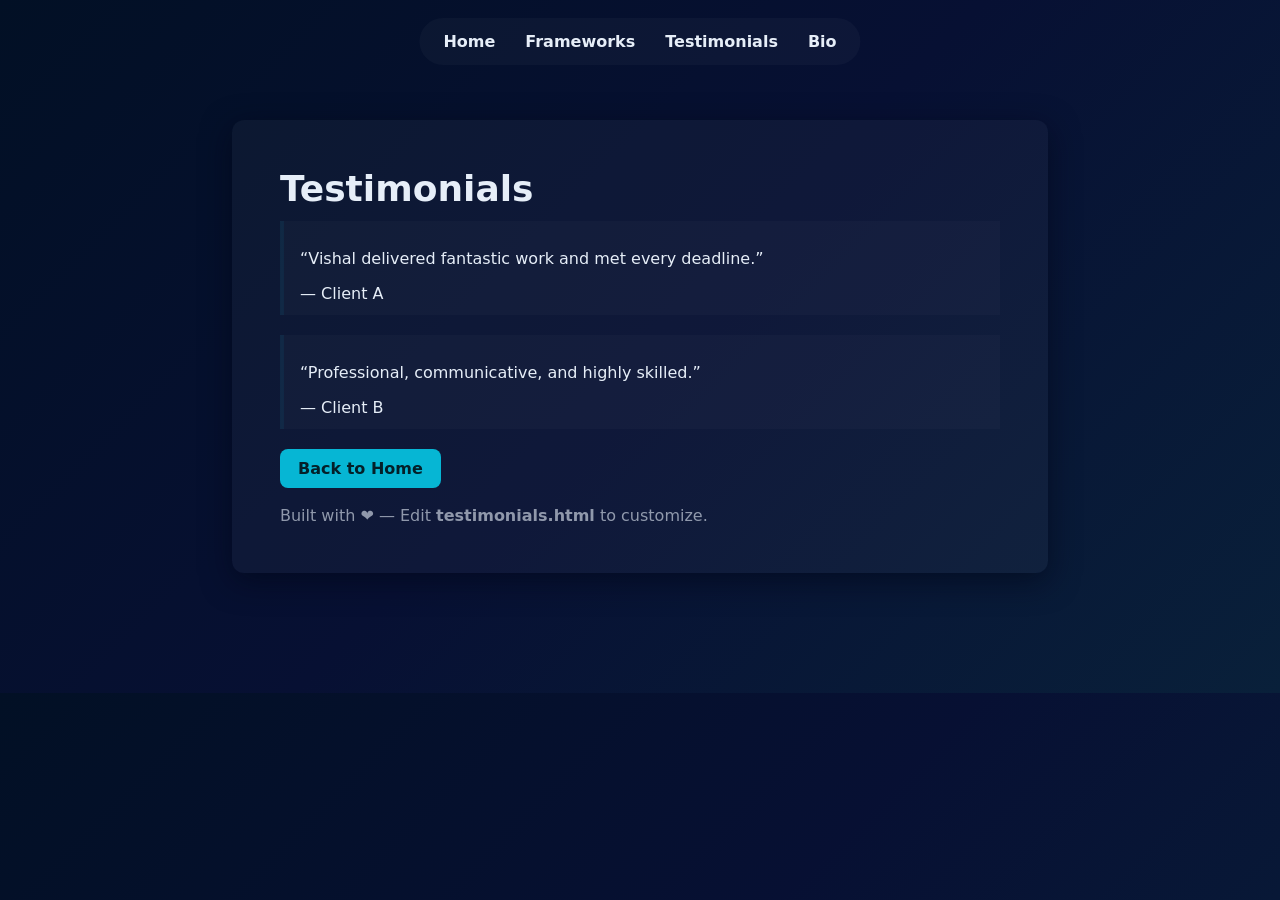
<file: testimonials.html>
<!doctype html>
<html lang="en">
<head>
	<meta charset="utf-8" />
	<meta name="viewport" content="width=device-width,initial-scale=1" />
	<title>Testimonials</title>
	<style>
		:root{ --bg:#0f172a; --card:#111827; --accent:#06b6d4; --text:#e6eef8; }
		body{ margin:0; font-family:Inter,system-ui,Segoe UI,Roboto,"Helvetica Neue",Arial; background:linear-gradient(135deg,#021025 0%, #071033 50%, #09203a 100%); color:var(--text); }
		.site-nav{ position:fixed; top:18px; left:50%; transform:translateX(-50%); display:flex; gap:10px; background:rgba(255,255,255,0.03); padding:8px 14px; border-radius:999px; z-index:1000; }
		.site-nav a{ color:var(--text); text-decoration:none; font-weight:600; padding:6px 10px; border-radius:8px; }
		.site-nav a:hover{ background:rgba(255,255,255,0.04); color:var(--accent); }
		.card{ max-width:720px; width:90%; padding:48px; border-radius:12px; background:rgba(255,255,255,0.03); box-shadow:0 8px 30px rgba(2,6,23,0.6); text-align:left; margin:120px auto; }
		h1{margin:0 0 8px; font-size:2.25rem; color:var(--text)}
		blockquote{margin:12px 0 20px; padding:12px 16px; background:rgba(255,255,255,0.02); border-left:4px solid rgba(6,182,212,0.08)}
		a.button{ display:inline-block; padding:10px 18px; border-radius:8px; text-decoration:none; background:var(--accent); color:#042029; font-weight:600; }
		@media (max-width:480px){ .site-nav{ top:12px; gap:6px; padding:6px 8px; font-size:0.9rem } .card{padding:32px} }
	</style>
</head>
<body>
	<nav class="site-nav">
		<a href="index.html">Home</a>
		<a href="frameworks.html">Frameworks</a>
		<a href="testimonials.html">Testimonials</a>
		<a href="bio.html">Bio</a>
	</nav>

	<main class="card">
		<h1>Testimonials</h1>
		<blockquote>
			<p>“Vishal delivered fantastic work and met every deadline.”</p>
			<footer>— Client A</footer>
		</blockquote>
		<blockquote>
			<p>“Professional, communicative, and highly skilled.”</p>
			<footer>— Client B</footer>
		</blockquote>
		<p><a class="button" href="index.html">Back to Home</a></p>
		<footer style="margin-top:18px; color:rgba(230,238,248,0.6)">Built with ❤️ — Edit <strong>testimonials.html</strong> to customize.</footer>
	</main>
</body>
</html>
</file>
<file: assets/styles.css>
@import url('https://fonts.googleapis.com/css2?family=Inter:wght@300;400;500;600;700&family=Space+Grotesk:wght@400;500;600;700&display=swap');

:root {
  --bg-primary: #060c18;
  --bg-secondary: #0a1525;
  --bg-card: #0f1e33;
  --bg-card-hover: #132540;
  --gold: #c9a84c;
  --gold-light: #e8c56a;
  --gold-dim: rgba(201, 168, 76, 0.12);
  --cyan: #06b6d4;
  --cyan-dim: rgba(6, 182, 212, 0.12);
  --text-primary: #f0f4f8;
  --text-secondary: #8ba3bf;
  --text-muted: #4d6a8a;
  --border: #162035;
  --border-light: #1d2f4a;
  --radius: 8px;
  --radius-lg: 14px;
  --transition: 0.25s ease;
}

*, *::before, *::after { box-sizing: border-box; margin: 0; padding: 0; }
html { scroll-behavior: smooth; }

body {
  background-color: var(--bg-primary);
  color: var(--text-primary);
  font-family: 'Inter', system-ui, -apple-system, sans-serif;
  font-size: 16px;
  line-height: 1.7;
  min-height: 100vh;
}

body::before {
  content: '';
  position: fixed;
  inset: 0;
  background-image: radial-gradient(circle, rgba(26, 50, 80, 0.45) 1px, transparent 1px);
  background-size: 32px 32px;
  pointer-events: none;
  z-index: 0;
}

body::after {
  content: '';
  position: fixed;
  top: -20%;
  left: -10%;
  width: 60%;
  height: 60%;
  background: radial-gradient(ellipse, rgba(201, 168, 76, 0.035) 0%, transparent 70%);
  pointer-events: none;
  z-index: 0;
}

.container {
  max-width: 1080px;
  margin: 0 auto;
  padding: 0 28px;
  position: relative;
  z-index: 1;
}

/* ============================================================
   NAVIGATION
============================================================ */

.site-nav {
  position: fixed;
  top: 0; left: 0; right: 0;
  z-index: 1000;
  background: rgba(6, 12, 24, 0.9);
  backdrop-filter: blur(16px);
  -webkit-backdrop-filter: blur(16px);
  border-bottom: 1px solid var(--border);
}

.nav-inner {
  max-width: 1080px;
  margin: 0 auto;
  padding: 0 28px;
  height: 62px;
  display: flex;
  align-items: center;
  justify-content: space-between;
}

.nav-brand {
  font-family: 'Space Grotesk', sans-serif;
  font-weight: 600;
  font-size: 1rem;
  color: var(--text-primary);
  text-decoration: none;
  letter-spacing: -0.02em;
  display: flex;
  align-items: center;
  gap: 10px;
}

.nav-brand .dot {
  width: 8px;
  height: 8px;
  border-radius: 50%;
  background: var(--gold);
  flex-shrink: 0;
}

.nav-links {
  display: flex;
  align-items: center;
  gap: 2px;
  list-style: none;
}

.nav-links a {
  color: var(--text-secondary);
  text-decoration: none;
  font-size: 0.875rem;
  font-weight: 500;
  padding: 7px 14px;
  border-radius: var(--radius);
  transition: color var(--transition), background var(--transition);
  white-space: nowrap;
}

.nav-links a:hover { color: var(--text-primary); background: rgba(255,255,255,0.05); }
.nav-links a.active { color: var(--gold); background: var(--gold-dim); }

/* ============================================================
   HERO
============================================================ */

.hero {
  min-height: 100vh;
  display: flex;
  align-items: center;
  padding: 100px 0 80px;
}

.hero-content { max-width: 700px; }

.hero-eyebrow {
  display: inline-flex;
  align-items: center;
  gap: 10px;
  background: var(--gold-dim);
  border: 1px solid rgba(201, 168, 76, 0.22);
  color: var(--gold);
  font-size: 0.72rem;
  font-weight: 700;
  letter-spacing: 0.12em;
  text-transform: uppercase;
  padding: 5px 14px;
  border-radius: 100px;
  margin-bottom: 28px;
}

.hero-title {
  font-family: 'Space Grotesk', sans-serif;
  font-size: clamp(2.4rem, 5.5vw, 3.8rem);
  font-weight: 700;
  line-height: 1.12;
  letter-spacing: -0.035em;
  margin-bottom: 22px;
}

.hero-title .accent { color: var(--gold); }

.hero-desc {
  font-size: 1.1rem;
  color: var(--text-secondary);
  max-width: 580px;
  line-height: 1.85;
  margin-bottom: 38px;
}

.btn-row { display: flex; gap: 14px; flex-wrap: wrap; align-items: center; }

.btn-primary {
  display: inline-flex;
  align-items: center;
  gap: 8px;
  background: var(--gold);
  color: #060c18;
  font-weight: 700;
  font-size: 0.875rem;
  padding: 13px 26px;
  border-radius: var(--radius);
  text-decoration: none;
  letter-spacing: 0.01em;
  transition: background var(--transition), transform var(--transition), box-shadow var(--transition);
  box-shadow: 0 4px 20px rgba(201, 168, 76, 0.28);
}

.btn-primary:hover {
  background: var(--gold-light);
  transform: translateY(-2px);
  box-shadow: 0 6px 28px rgba(201, 168, 76, 0.42);
}

.btn-outline {
  display: inline-flex;
  align-items: center;
  gap: 8px;
  background: transparent;
  color: var(--text-primary);
  font-weight: 500;
  font-size: 0.875rem;
  padding: 12px 24px;
  border-radius: var(--radius);
  border: 1px solid var(--border-light);
  text-decoration: none;
  transition: border-color var(--transition), background var(--transition);
}

.btn-outline:hover {
  border-color: rgba(201, 168, 76, 0.38);
  background: var(--gold-dim);
}

.hero-metrics {
  display: flex;
  gap: 48px;
  margin-top: 64px;
  padding-top: 48px;
  border-top: 1px solid var(--border);
}

.metric { text-align: left; }

.metric-value {
  font-family: 'Space Grotesk', sans-serif;
  font-size: 2.2rem;
  font-weight: 700;
  color: var(--gold);
  line-height: 1;
  letter-spacing: -0.03em;
}

.metric-label {
  font-size: 0.72rem;
  color: var(--text-muted);
  margin-top: 5px;
  text-transform: uppercase;
  letter-spacing: 0.09em;
}

/* ============================================================
   SECTIONS
============================================================ */

.section { padding: 90px 0; }
.section + .section { padding-top: 0; }

.section-header { margin-bottom: 52px; }

.section-eyebrow {
  display: inline-flex;
  align-items: center;
  gap: 10px;
  font-size: 0.72rem;
  font-weight: 700;
  letter-spacing: 0.14em;
  text-transform: uppercase;
  color: var(--gold);
  margin-bottom: 12px;
}

.section-eyebrow::before {
  content: '';
  display: block;
  width: 20px;
  height: 2px;
  background: var(--gold);
  border-radius: 1px;
}

.section-title {
  font-family: 'Space Grotesk', sans-serif;
  font-size: clamp(1.7rem, 3.5vw, 2.4rem);
  font-weight: 700;
  letter-spacing: -0.025em;
  line-height: 1.2;
  margin-bottom: 14px;
}

.section-desc {
  color: var(--text-secondary);
  font-size: 1rem;
  max-width: 580px;
  line-height: 1.85;
}

/* ============================================================
   CARDS
============================================================ */

.card-grid {
  display: grid;
  grid-template-columns: repeat(auto-fill, minmax(290px, 1fr));
  gap: 20px;
}

.card {
  background: var(--bg-card);
  border: 1px solid var(--border);
  border-radius: var(--radius-lg);
  padding: 28px;
  transition: border-color var(--transition), background var(--transition), transform var(--transition);
  position: relative;
  overflow: hidden;
}

.card::before {
  content: '';
  position: absolute;
  top: 0; left: 0; right: 0;
  height: 1px;
  background: linear-gradient(90deg, transparent, rgba(201, 168, 76, 0.45), transparent);
  opacity: 0;
  transition: opacity var(--transition);
}

.card:hover {
  border-color: rgba(201, 168, 76, 0.22);
  background: var(--bg-card-hover);
  transform: translateY(-3px);
}

.card:hover::before { opacity: 1; }

.card-icon {
  width: 44px;
  height: 44px;
  background: var(--gold-dim);
  border-radius: var(--radius);
  display: flex;
  align-items: center;
  justify-content: center;
  font-size: 1.2rem;
  margin-bottom: 20px;
}

.card-title {
  font-family: 'Space Grotesk', sans-serif;
  font-size: 1.05rem;
  font-weight: 600;
  margin-bottom: 8px;
  line-height: 1.3;
}

.card-text {
  color: var(--text-secondary);
  font-size: 0.875rem;
  line-height: 1.75;
}

.card-link {
  display: inline-flex;
  align-items: center;
  gap: 6px;
  color: var(--gold);
  font-size: 0.825rem;
  font-weight: 600;
  text-decoration: none;
  margin-top: 18px;
  transition: gap var(--transition);
}

.card-link:hover { gap: 10px; }
.card-link::after { content: '→'; }

/* ============================================================
   TAGS
============================================================ */

.tags { display: flex; flex-wrap: wrap; gap: 8px; margin-top: 14px; }

.tag {
  display: inline-block;
  background: var(--cyan-dim);
  border: 1px solid rgba(6, 182, 212, 0.18);
  color: var(--cyan);
  font-size: 0.7rem;
  font-weight: 600;
  padding: 4px 10px;
  border-radius: 4px;
  text-transform: uppercase;
  letter-spacing: 0.05em;
}

.tag-gold {
  background: var(--gold-dim);
  border-color: rgba(201, 168, 76, 0.2);
  color: var(--gold);
}

.tag-slate {
  background: rgba(255, 255, 255, 0.04);
  border-color: var(--border-light);
  color: var(--text-secondary);
}

/* ============================================================
   PAGE HEADER
============================================================ */

.page-header {
  padding: 120px 0 56px;
  border-bottom: 1px solid var(--border);
  margin-bottom: 72px;
}

.page-header-title {
  font-family: 'Space Grotesk', sans-serif;
  font-size: clamp(1.9rem, 4vw, 3rem);
  font-weight: 700;
  letter-spacing: -0.03em;
  line-height: 1.15;
  margin-bottom: 16px;
}

.page-header-desc {
  color: var(--text-secondary);
  font-size: 1.05rem;
  max-width: 600px;
  line-height: 1.85;
}

/* ============================================================
   TIMELINE
============================================================ */

.timeline { position: relative; }

.timeline::before {
  content: '';
  position: absolute;
  left: 0;
  top: 10px;
  bottom: 10px;
  width: 1px;
  background: linear-gradient(to bottom, var(--gold), var(--border-light) 70%, transparent);
}

.timeline-item {
  padding-left: 30px;
  padding-bottom: 40px;
  position: relative;
}

.timeline-item::before {
  content: '';
  position: absolute;
  left: -4px;
  top: 9px;
  width: 9px;
  height: 9px;
  border-radius: 50%;
  background: var(--gold);
  box-shadow: 0 0 0 4px var(--bg-primary), 0 0 0 5px rgba(201, 168, 76, 0.28);
}

.timeline-date {
  font-size: 0.72rem;
  color: var(--gold);
  font-weight: 700;
  text-transform: uppercase;
  letter-spacing: 0.1em;
  margin-bottom: 5px;
}

.timeline-role {
  font-family: 'Space Grotesk', sans-serif;
  font-size: 1rem;
  font-weight: 600;
  line-height: 1.3;
}

.timeline-org {
  color: var(--text-secondary);
  font-size: 0.875rem;
  margin: 3px 0 8px;
}

.timeline-detail {
  color: var(--text-secondary);
  font-size: 0.875rem;
  line-height: 1.75;
}

/* ============================================================
   PUBLICATION ITEMS
============================================================ */

.pub-list { display: flex; flex-direction: column; gap: 16px; }

.pub-item {
  background: var(--bg-card);
  border: 1px solid var(--border);
  border-left: 3px solid var(--gold);
  border-radius: 0 var(--radius-lg) var(--radius-lg) 0;
  padding: 24px 28px;
  transition: background var(--transition), border-left-color var(--transition);
}

.pub-item:hover { background: var(--bg-card-hover); border-left-color: var(--gold-light); }

.pub-title {
  font-family: 'Space Grotesk', sans-serif;
  font-size: 1rem;
  font-weight: 600;
  line-height: 1.45;
  margin-bottom: 6px;
}

.pub-venue {
  font-size: 0.85rem;
  color: var(--gold);
  font-style: italic;
  margin-bottom: 6px;
}

.pub-authors {
  font-size: 0.82rem;
  color: var(--text-muted);
  margin-bottom: 10px;
}

.pub-abstract {
  font-size: 0.875rem;
  color: var(--text-secondary);
  line-height: 1.75;
}

/* ============================================================
   RECOGNITION ITEMS
============================================================ */

.recognition-item {
  display: flex;
  gap: 20px;
  padding: 24px 0;
  border-bottom: 1px solid var(--border);
}

.recognition-item:last-child { border-bottom: none; }

.rec-icon {
  width: 48px;
  height: 48px;
  flex-shrink: 0;
  background: var(--gold-dim);
  border: 1px solid rgba(201, 168, 76, 0.18);
  border-radius: var(--radius);
  display: flex;
  align-items: center;
  justify-content: center;
  font-size: 1.25rem;
  margin-top: 2px;
}

.rec-title {
  font-family: 'Space Grotesk', sans-serif;
  font-size: 1rem;
  font-weight: 600;
  margin-bottom: 3px;
}

.rec-org {
  font-size: 0.85rem;
  color: var(--gold);
  margin-bottom: 6px;
  font-weight: 500;
}

.rec-desc {
  font-size: 0.875rem;
  color: var(--text-secondary);
  line-height: 1.75;
}

/* ============================================================
   BIO / PROFILE PAGE
============================================================ */

.profile-section { padding: 120px 0 80px; }

.profile-grid {
  display: grid;
  grid-template-columns: 220px 1fr;
  gap: 56px;
  align-items: start;
}

.profile-photo-wrap {
  position: sticky;
  top: 90px;
}

.profile-photo {
  width: 220px;
  height: 220px;
  border-radius: var(--radius-lg);
  object-fit: cover;
  background: var(--bg-card);
  border: 1px solid var(--border-light);
  display: block;
}

.profile-social {
  display: flex;
  flex-direction: column;
  gap: 10px;
  margin-top: 18px;
}

.social-link {
  display: flex;
  align-items: center;
  gap: 8px;
  color: var(--text-secondary);
  text-decoration: none;
  font-size: 0.85rem;
  font-weight: 500;
  padding: 8px 12px;
  border-radius: var(--radius);
  border: 1px solid var(--border);
  transition: color var(--transition), border-color var(--transition), background var(--transition);
}

.social-link:hover {
  color: var(--gold);
  border-color: rgba(201, 168, 76, 0.3);
  background: var(--gold-dim);
}

.social-link svg { width: 15px; height: 15px; flex-shrink: 0; fill: currentColor; }

.profile-name {
  font-family: 'Space Grotesk', sans-serif;
  font-size: clamp(2rem, 4vw, 2.8rem);
  font-weight: 700;
  letter-spacing: -0.03em;
  line-height: 1.1;
  margin-bottom: 6px;
}

.profile-title-text {
  font-size: 1.05rem;
  color: var(--gold);
  font-weight: 500;
  margin-bottom: 28px;
}

.profile-bio {
  color: var(--text-secondary);
  font-size: 0.975rem;
  line-height: 1.9;
  margin-bottom: 20px;
}

/* ============================================================
   EXPERTISE GRID
============================================================ */

.expertise-grid {
  display: grid;
  grid-template-columns: repeat(2, 1fr);
  gap: 14px;
}

.expertise-item {
  background: var(--bg-card);
  border: 1px solid var(--border);
  border-radius: var(--radius);
  padding: 16px 20px;
  transition: border-color var(--transition);
}

.expertise-item:hover { border-color: rgba(201, 168, 76, 0.28); }

.expertise-label {
  font-size: 0.78rem;
  font-weight: 700;
  text-transform: uppercase;
  letter-spacing: 0.08em;
  color: var(--gold);
  margin-bottom: 5px;
}

.expertise-desc {
  font-size: 0.845rem;
  color: var(--text-secondary);
  line-height: 1.65;
}

/* ============================================================
   DIVIDER
============================================================ */

.divider {
  border: none;
  border-top: 1px solid var(--border);
  margin: 72px 0;
}

/* ============================================================
   FOOTER
============================================================ */

footer {
  border-top: 1px solid var(--border);
  padding: 36px 0;
  position: relative;
  z-index: 1;
}

.footer-inner {
  max-width: 1080px;
  margin: 0 auto;
  padding: 0 28px;
  display: flex;
  align-items: center;
  justify-content: space-between;
  gap: 16px;
  flex-wrap: wrap;
}

.footer-copy { font-size: 0.82rem; color: var(--text-muted); }

.footer-links { display: flex; gap: 24px; }

.footer-links a {
  font-size: 0.82rem;
  color: var(--text-muted);
  text-decoration: none;
  transition: color var(--transition);
}

.footer-links a:hover { color: var(--gold); }

/* ============================================================
   RESPONSIVE
============================================================ */

@media (max-width: 768px) {
  .profile-grid { grid-template-columns: 1fr; }
  .profile-photo-wrap { position: static; display: flex; flex-direction: column; align-items: center; }
  .profile-social { flex-direction: row; flex-wrap: wrap; justify-content: center; }
  .expertise-grid { grid-template-columns: 1fr; }
  .hero-metrics { gap: 28px; flex-wrap: wrap; }
}

@media (max-width: 640px) {
  .nav-links { display: none; }
  .container { padding: 0 20px; }
  .card-grid { grid-template-columns: 1fr; }
  .footer-inner { flex-direction: column; text-align: center; }
  .footer-links { justify-content: center; }
  .recognition-item { flex-direction: column; }
}
</file>
